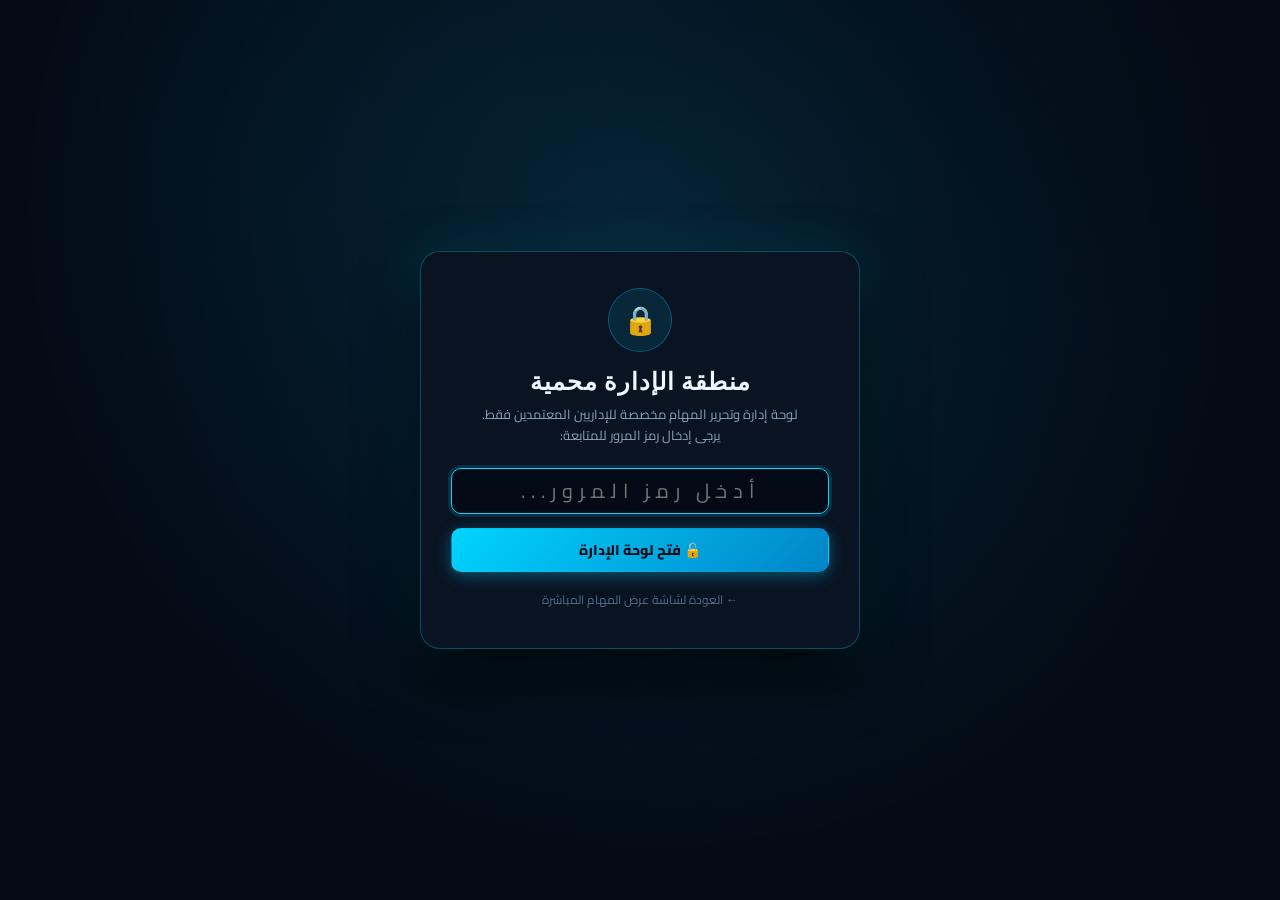
<file: web/mission-admin.html>
<!DOCTYPE html>
<html lang="ar" dir="rtl">
<head>
  <meta charset="UTF-8">
  <meta name="viewport" content="width=device-width, initial-scale=1.0">
  <title>MICROSCOPE MISSION — لوحة الإدارة الذكية</title>
  <meta name="description" content="لوحة إدارة مهام MICROSCOPE MISSION — نظام إدارة المهام وتتبع اللجان المتقدم">
  <link rel="stylesheet" href="mission.css">
  <style>
    #adminContent { display: none; }

    .page-header { padding: 32px 0 20px; text-align: center; }
    .page-header h2 {
      font-family: 'Rajdhani', sans-serif; font-size: 38px; font-weight: 700; letter-spacing: 2px;
      background: linear-gradient(90deg, var(--accent-cyan), var(--accent-teal), var(--accent-amber));
      -webkit-background-clip: text; -webkit-text-fill-color: transparent; background-clip: text; text-transform: uppercase;
    }
    .page-header p { color: var(--text-secondary); font-size: 14px; margin-top: 6px; }

    .links-panel {
      background: linear-gradient(135deg, rgba(0,212,255,0.06), rgba(0,180,160,0.04));
      border: 1px solid rgba(0,212,255,0.22); border-radius: var(--radius-lg); padding: 18px 22px; margin-bottom: 22px;
    }
    .links-panel h3 {
      color: var(--accent-cyan); font-size: 13px; font-weight: 700; margin-bottom: 12px;
      display: flex; align-items: center; gap: 8px; text-transform: uppercase; letter-spacing: 1px;
    }
    .link-row {
      display: flex; align-items: center; gap: 10px; background: rgba(9,20,38,0.65);
      border: 1px solid rgba(0,180,160,0.18); border-radius: 10px; padding: 10px 14px; margin-bottom: 8px; flex-wrap: wrap;
    }
    .link-row:last-child { margin-bottom: 0; }
    .link-label { font-size: 12px; font-weight: 700; color: var(--text-secondary); min-width: 110px; }
    .link-url { flex: 1; font-size: 12px; color: var(--accent-cyan); word-break: break-all; opacity: 0.9; }
    .link-copy {
      background: none; border: 1px solid rgba(0,212,255,0.25); color: var(--accent-cyan);
      padding: 4px 10px; border-radius: 6px; cursor: pointer; font-size: 11px;
      font-family: 'Cairo', sans-serif; transition: all 0.2s; white-space: nowrap;
      text-decoration: none; display: inline-flex; align-items: center; gap: 4px;
    }
    .link-copy:hover { background: rgba(0,212,255,0.12); border-color: var(--accent-cyan); }

    .stats-bar { display: flex; gap: 14px; margin-bottom: 22px; flex-wrap: wrap; }
    .stat-card {
      flex: 1; min-width: 130px; background: var(--bg-card); border: 1px solid var(--border-subtle);
      border-radius: var(--radius-md); padding: 18px 16px; text-align: center;
      position: relative; overflow: hidden; transition: all 0.3s ease;
    }
    .stat-card::before {
      content: ''; position: absolute; top: 0; left: 0; right: 0;
      height: 3px; border-radius: var(--radius-md) var(--radius-md) 0 0;
    }
    .stat-card.cyan::before  { background: linear-gradient(90deg, var(--accent-cyan), var(--accent-teal)); }
    .stat-card.amber::before { background: linear-gradient(90deg, var(--accent-amber), #f97316); }
    .stat-card.green::before { background: linear-gradient(90deg, var(--accent-green), #059669); }
    .stat-card.red::before   { background: linear-gradient(90deg, var(--accent-red), #dc2626); }
    .stat-card:hover { transform: translateY(-3px); box-shadow: 0 8px 24px rgba(0,0,0,0.3); }
    .stat-number { font-family: 'Rajdhani', sans-serif; font-size: 34px; font-weight: 700; color: var(--text-primary); line-height: 1; }
    .stat-label  { font-size: 11px; color: var(--text-secondary); margin-top: 4px; }

    .admin-toolbar {
      background: var(--bg-card); border: 1px solid var(--border-subtle); border-radius: var(--radius-lg);
      padding: 14px 20px; margin-bottom: 20px; display: flex; gap: 10px; align-items: center; flex-wrap: wrap;
    }
    .admin-toolbar h3 { font-family: 'Rajdhani', sans-serif; font-size: 18px; font-weight: 700; color: var(--text-primary); flex: 1; min-width: 80px; }

    /* View Mode Switcher */
    .view-switcher {
      display: flex; background: rgba(4,10,22,0.6); border: 1px solid var(--border-subtle);
      padding: 3px; border-radius: 8px; gap: 4px;
    }
    .v-btn {
      background: transparent; border: none; color: var(--text-secondary);
      padding: 5px 10px; border-radius: 6px; cursor: pointer; font-size: 12px; font-family: 'Cairo', sans-serif;
      font-weight: 600; display: inline-flex; align-items: center; gap: 4px; transition: all 0.2s;
    }
    .v-btn.active {
      background: linear-gradient(135deg, var(--accent-cyan), #0284c7);
      color: #040914; font-weight: 700;
    }

    /* Cards View */
    .tasks-grid { display: flex; flex-direction: column; gap: 16px; padding-bottom: 60px; }
    .task-admin-card {
      background: var(--bg-card); border: 1px solid var(--border-subtle); border-radius: var(--radius-lg);
      padding: 22px 24px 18px 28px; transition: all 0.3s ease; position: relative; overflow: hidden;
    }
    .task-admin-card::before {
      content: ''; position: absolute; left: 0; top: 0; bottom: 0;
      width: 4px; border-radius: var(--radius-lg) 0 0 var(--radius-lg);
    }
    .task-admin-card.status-inactive::before { background: var(--text-muted); }
    .task-admin-card.status-received::before { background: var(--accent-cyan);  box-shadow: 0 0 12px rgba(0,212,255,0.4); }
    .task-admin-card.status-progress::before { background: var(--accent-amber); box-shadow: 0 0 12px rgba(245,158,11,0.4); }
    .task-admin-card.status-done::before     { background: var(--accent-green); box-shadow: 0 0 12px rgba(16,185,129,0.4); }
    .task-admin-card:hover { border-color: rgba(0,212,255,0.25); box-shadow: 0 8px 28px rgba(0,0,0,0.35); transform: translateY(-2px); }

    .admin-task-header  { display: flex; align-items: flex-start; gap: 14px; margin-bottom: 10px; flex-wrap: wrap; }
    .admin-task-title   { font-size: 17px; font-weight: 700; color: var(--text-primary); flex: 1; line-height: 1.4; }
    .admin-task-meta    { color: var(--text-secondary); font-size: 13px; margin-bottom: 12px; line-height: 1.65; }
    .admin-task-badges  { display: flex; flex-wrap: wrap; gap: 7px; margin-bottom: 10px; }
    .admin-actions      { display: flex; gap: 8px; flex-wrap: wrap; align-items: center; padding-top: 12px; border-top: 1px solid rgba(0,180,160,0.12); margin-top: 4px; }

    .task-number {
      position: absolute; top: 14px; right: 14px; width: 28px; height: 28px;
      background: rgba(0,212,255,0.08); border: 1px solid rgba(0,212,255,0.14);
      border-radius: 50%; display: flex; align-items: center; justify-content: center;
      font-family: 'Rajdhani', sans-serif; font-size: 12px; font-weight: 700; color: var(--text-muted);
    }

    /* ── Special Feature: KANBAN BOARD MATRIX ── */
    #kanbanBoard {
      display: none; grid-template-columns: repeat(4, 1fr); gap: 16px;
      margin-bottom: 50px; overflow-x: auto; padding-bottom: 16px;
    }
    .kanban-col {
      background: rgba(8, 18, 34, 0.7); border: 1px solid var(--border-subtle);
      border-radius: var(--radius-lg); padding: 16px 14px; min-width: 270px;
      display: flex; flex-direction: column; gap: 12px; min-height: 480px;
    }
    .kanban-col-header {
      display: flex; align-items: center; justify-content: space-between;
      padding-bottom: 12px; border-bottom: 1px solid rgba(255,255,255,0.06);
    }
    .kanban-col-title {
      font-size: 13px; font-weight: 800; display: flex; align-items: center; gap: 6px;
    }
    .kanban-count {
      background: rgba(255,255,255,0.08); padding: 2px 8px; border-radius: 20px;
      font-size: 11px; font-weight: 700; color: var(--text-secondary);
    }
    .kanban-items { display: flex; flex-direction: column; gap: 10px; flex: 1; }
    .kanban-card {
      background: var(--bg-card); border: 1px solid rgba(255,255,255,0.08);
      border-radius: 12px; padding: 14px; transition: all 0.25s ease;
      box-shadow: 0 4px 14px rgba(0,0,0,0.3); display: flex; flex-direction: column; gap: 8px;
    }
    .kanban-card:hover {
      border-color: rgba(0,212,255,0.3); transform: translateY(-2px);
      box-shadow: 0 8px 24px rgba(0,0,0,0.4);
    }
    .kanban-card-title { font-size: 14px; font-weight: 700; line-height: 1.4; color: var(--text-primary); }
    .kanban-card-desc { font-size: 12px; color: var(--text-secondary); line-height: 1.5; max-height: 48px; overflow: hidden; }
    .kanban-card-foot {
      display: flex; align-items: center; justify-content: space-between; gap: 6px;
      margin-top: 6px; padding-top: 8px; border-top: 1px solid rgba(255,255,255,0.05);
    }

    /* Modal */
    .modal-overlay {
      position: fixed; inset: 0; background: rgba(0,0,0,0.78); backdrop-filter: blur(10px);
      z-index: 1000; display: flex; align-items: center; justify-content: center;
      opacity: 0; pointer-events: none; transition: opacity 0.3s ease;
    }
    .modal-overlay.open { opacity: 1; pointer-events: all; }
    .modal-box {
      background: #091322; border: 1px solid rgba(0,212,255,0.25);
      border-radius: var(--radius-xl); padding: 28px; width: 92%; max-width: 680px; max-height: 90vh; overflow-y: auto;
      transform: scale(0.93) translateY(16px); transition: transform 0.3s ease;
      box-shadow: 0 24px 64px rgba(0,0,0,0.7), 0 0 60px rgba(0,212,255,0.1);
    }
    .modal-overlay.open .modal-box { transform: scale(1) translateY(0); }
    .modal-header {
      display: flex; justify-content: space-between; align-items: center;
      margin-bottom: 20px; padding-bottom: 14px; border-bottom: 1px solid rgba(0,212,255,0.14);
    }
    .modal-title { font-family: 'Rajdhani', sans-serif; font-size: 21px; font-weight: 700; color: var(--text-primary); letter-spacing: 1px; }
    .modal-close {
      background: rgba(255,255,255,0.06); border: 1px solid rgba(255,255,255,0.08);
      color: var(--text-secondary); cursor: pointer; width: 34px; height: 34px;
      border-radius: 50%; display: flex; align-items: center; justify-content: center; font-size: 16px; transition: all 0.2s;
    }
    .modal-close:hover { background: rgba(239,68,68,0.2); color: var(--accent-red); }

    .form-section {
      background: rgba(13,31,53,0.7); border: 1px solid rgba(0,180,160,0.15);
      border-radius: var(--radius-lg); padding: 20px; margin-bottom: 16px;
    }
    .form-section-title {
      font-size: 13px; font-weight: 700; color: var(--accent-cyan); margin-bottom: 16px;
      display: flex; align-items: center; gap: 8px; padding-bottom: 8px; border-bottom: 1px solid rgba(0,212,255,0.12);
    }

    .confirm-actions { display: flex; gap: 12px; justify-content: center; }
    .empty-state { text-align: center; padding: 64px 24px; color: var(--text-muted); }
    .empty-state .empty-icon { font-size: 56px; margin-bottom: 14px; opacity: 0.35; }
    .empty-state h3 { font-size: 18px; color: var(--text-secondary); margin-bottom: 6px; }

    /* Telegram Dispatch Box */
    .tg-preview-box {
      background: rgba(2, 6, 14, 0.85); border: 1px solid rgba(0, 212, 255, 0.3);
      border-radius: 12px; padding: 16px; font-family: monospace; font-size: 12px;
      color: #7dd3fc; line-height: 1.6; white-space: pre-wrap; direction: ltr; text-align: left;
      margin-bottom: 16px; max-height: 240px; overflow-y: auto;
    }

    @media (max-width: 900px) {
      #kanbanBoard { grid-template-columns: repeat(2, 1fr); }
    }
    @media (max-width: 640px) {
      .stats-bar { gap: 10px; }
      .stat-card { padding: 14px 10px; min-width: 45%; }
      .stat-number { font-size: 26px; }
      .admin-toolbar { padding: 12px 14px; }
      .task-admin-card { padding: 18px 18px 14px 22px; }
      .modal-box { padding: 20px 16px; }
      #kanbanBoard { grid-template-columns: 1fr; }
    }
  </style>
</head>
<body>

<!-- AUTH GATE LOCK SCREEN -->
<div id="adminLockScreen" style="display:none;position:fixed;inset:0;background:radial-gradient(ellipse at 50% 25%, rgba(0,212,255,0.09) 0%, #040914 75%);z-index:99999;align-items:center;justify-content:center;padding:20px;">
  <div style="background:#091322;border:1px solid rgba(0,212,255,0.3);border-radius:20px;padding:36px 30px;max-width:440px;width:100%;text-align:center;box-shadow:0 24px 60px rgba(0,0,0,0.85),0 0 50px rgba(0,212,255,0.15);">
    <div style="width:64px;height:64px;border-radius:50%;background:rgba(0,212,255,0.1);border:1px solid rgba(0,212,255,0.3);display:flex;align-items:center;justify-content:center;font-size:28px;margin:0 auto 16px;">
      🔒
    </div>
    <h2 style="font-family:'Rajdhani',sans-serif;font-size:24px;font-weight:700;color:var(--text-primary);letter-spacing:1px;margin-bottom:6px;">منطقة الإدارة محمية</h2>
    <p style="color:var(--text-secondary);font-size:13px;line-height:1.6;margin-bottom:22px;">
      لوحة إدارة وتحرير المهام مخصصة للإداريين المعتمدين فقط.<br>يرجى إدخال رمز المرور للمتابعة:
    </p>
    <div class="form-group" style="margin-bottom:14px;">
      <input type="password" class="form-control" id="gatePassInput" placeholder="أدخل رمز المرور..." style="text-align:center;font-size:20px;letter-spacing:6px;height:46px;" autocomplete="off" onkeydown="if(event.key==='Enter') unlockAdminGate()">
      <div id="gatePassError" style="color:var(--accent-red);font-size:12px;margin-top:8px;display:none;font-weight:700;"></div>
    </div>
    <button type="button" class="btn btn-primary" onclick="unlockAdminGate()" style="width:100%;height:44px;font-size:14px;justify-content:center;margin-bottom:14px;">
      🔓 فتح لوحة الإدارة
    </button>
    <div>
      <a href="mission-view.html" style="color:var(--text-muted);font-size:12px;text-decoration:none;display:inline-flex;align-items:center;gap:6px;transition:color 0.2s;" onmouseover="this.style.color='#00d4ff'" onmouseout="this.style.color='var(--text-muted)'">
        ← العودة لشاشة عرض المهام المباشرة
      </a>
    </div>
  </div>
</div>

<div id="adminContent">
  <nav class="navbar">
    <div class="container">
      <div class="navbar-inner">
        <div class="brand">
          <div class="brand-icon">🔬</div>
          <div class="brand-text">
            <h1>MICROSCOPE MISSION</h1>
            <span>Admin Mission Control Center</span>
          </div>
        </div>
        <div class="navbar-actions">
          <span class="badge" style="background:linear-gradient(135deg,var(--accent-amber),#ea580c);color:#040914;font-weight:900">ADMIN CONTROL</span>
          <button type="button" class="btn btn-ghost btn-sm" onclick="switchViewMode('live')" style="border:1px solid rgba(16,185,129,0.35);color:#10b981;font-weight:700;display:inline-flex;align-items:center;gap:6px;">
            <span class="live-dot" style="width:7px;height:7px;"></span>
            المهام الشغالة (<span id="navLiveCount">0</span>)
          </button>
          <button type="button" class="btn btn-ghost btn-sm" onclick="openLivePreviewModal()">📱 معاينة الشاشة الحية</button>
          <button class="btn btn-ghost btn-sm" onclick="exportTasksReport()">📄 تقرير المهام</button>
          <a href="mission-view.html" target="_blank" class="btn btn-primary btn-sm">👁️ صفحة العرض المباشر</a>
          <button type="button" class="btn btn-danger btn-sm" onclick="lockAdminSession()" title="قفل لوحة الإدارة" style="padding:4px 10px;font-size:12px;">🔒 قفل اللوحة</button>
        </div>
      </div>
    </div>
  </nav>

  <main style="padding-top:12px">
    <div class="container">

      <div class="page-header">
        <h2>لوحة التحكم بالمهام</h2>
        <p>إدارة وتكليف ومتابعة إنجاز المهام للجان المختلفة عبر شاشات المتابعة وبوت التيليجرام</p>
      </div>

      <div class="links-panel">
        <h3>🔗 روابط سريعة للمنظومة</h3>
        <div class="link-row">
          <span class="link-label">📖 رابط عرض المهام</span>
          <span class="link-url" id="viewLink">—</span>
          <button class="link-copy" onclick="copyLink('viewLink')">📋 نسخ</button>
          <a id="viewLinkBtn" href="mission-view.html" target="_blank" class="link-copy">🔗 فتح</a>
        </div>
        <div class="link-row">
          <span class="link-label">⚙️ رابط الإدارة</span>
          <span class="link-url" id="adminLink">—</span>
          <button class="link-copy" onclick="copyLink('adminLink')">📋 نسخ</button>
          <a id="adminLinkBtn" href="mission-admin.html" target="_blank" class="link-copy">🔗 فتح</a>
        </div>
      </div>

      <div class="stats-bar">
        <div class="stat-card cyan"><div class="stat-number" id="statTotal">0</div><div class="stat-label">إجمالي المهام</div></div>
        <div class="stat-card amber" onclick="switchViewMode('live')" style="cursor:pointer;" title="اضغط لعرض المهام الشغالة حالياً في شاشة المهام">
          <div class="stat-number" id="statActive">0</div>
          <div class="stat-label">⚡ قيد التنفيذ (شغالة حالياً 👆)</div>
        </div>
        <div class="stat-card green"><div class="stat-number" id="statDone">0</div><div class="stat-label">مكتملة</div></div>
        <div class="stat-card red"><div class="stat-number" id="statInactive">0</div><div class="stat-label">غير مفعّلة</div></div>
      </div>

      <div class="admin-toolbar">
        <h3>📋 إدارة المهام</h3>
        <div class="view-switcher">
          <button class="v-btn active" id="btnViewList" onclick="switchViewMode('list')">📑 كل المهام</button>
          <button class="v-btn" id="btnViewKanban" onclick="switchViewMode('kanban')">📊 كانبان Board</button>
          <button class="v-btn" id="btnViewLive" onclick="switchViewMode('live')" style="position:relative;">
            <span class="live-dot" style="width:7px;height:7px;"></span>
            <span>🔴 المهام الشغالة حالياً</span>
            <span class="badge" id="liveModeCount" style="padding:1px 6px;font-size:10px;background:rgba(16,185,129,0.25);color:#10b981;margin-right:2px;">0</span>
          </button>
        </div>
        <div class="search-input-wrap" style="max-width:240px;flex:1;min-width:140px">
          <input type="text" class="form-control" id="adminSearch" placeholder="🔍 بحث في المهام..." oninput="adminFilter()" style="padding:7px 12px;font-size:12px;border-radius:20px">
        </div>
        <select class="form-control" id="categoryFilter" onchange="adminFilter()" style="max-width:175px;padding:7px 10px;font-size:12px">
          <option value="all">📂 كل الأقسام</option>
          <option value="timeline">📅 المراحل الزمنية</option>
          <option value="term2">🎯 خطة الترم الثاني</option>
          <option value="execution">⚡ آلية التنفيذ</option>
          <option value="improvement">💡 التطوير المؤسسي</option>
        </select>
        <select class="form-control" id="statusFilter" onchange="adminFilter()" style="max-width:160px;padding:7px 10px;font-size:12px">
          <option value="all">كل الحالات</option>
          <option value="live_active">🔴 الشغالة حالياً فقط</option>
          <option value="inactive">غير مفعّلة</option>
          <option value="received">استُلمت</option>
          <option value="progress">جاري</option>
          <option value="done">مكتملة</option>
        </select>
        <button class="btn btn-primary btn-sm" onclick="openAddModal()" style="white-space:nowrap">➕ مهمة جديدة</button>
        <button class="btn btn-ghost btn-sm" onclick="openSettings()" style="white-space:nowrap">⚙️ إعدادات</button>
      </div>

      <!-- VIEW 1: TASKS GRID -->
      <div class="tasks-grid" id="adminGrid"></div>

      <!-- VIEW 2: KANBAN BOARD (SPECIAL FEATURE) -->
      <div id="kanbanBoard">
        <div class="kanban-col">
          <div class="kanban-col-header">
            <span class="kanban-col-title" style="color:var(--text-muted)">⏸️ غير مفعّلة</span>
            <span class="kanban-count" id="kCount-inactive">0</span>
          </div>
          <div class="kanban-items" id="kCol-inactive"></div>
        </div>
        <div class="kanban-col">
          <div class="kanban-col-header">
            <span class="kanban-col-title" style="color:var(--accent-cyan)">📥 استُلمت</span>
            <span class="kanban-count" id="kCount-received">0</span>
          </div>
          <div class="kanban-items" id="kCol-received"></div>
        </div>
        <div class="kanban-col">
          <div class="kanban-col-header">
            <span class="kanban-col-title" style="color:var(--accent-amber)">⚡ قيد التنفيذ</span>
            <span class="kanban-count" id="kCount-progress">0</span>
          </div>
          <div class="kanban-items" id="kCol-progress"></div>
        </div>
        <div class="kanban-col">
          <div class="kanban-col-header">
            <span class="kanban-col-title" style="color:var(--accent-green)">✅ مكتملة</span>
            <span class="kanban-count" id="kCount-done">0</span>
          </div>
          <div class="kanban-items" id="kCol-done"></div>
        </div>
      </div>

      <!-- VIEW 3: LIVE ACTIVE MISSIONS (VIEW FROM MISSION PAGE) -->
      <div id="liveBoard" style="display:none; flex-direction:column; gap:16px; margin-bottom:50px;">
        <div style="background:linear-gradient(135deg, rgba(16,185,129,0.12), rgba(0,212,255,0.08)); border:1px solid rgba(16,185,129,0.3); border-radius:var(--radius-lg); padding:18px 22px; display:flex; justify-content:space-between; align-items:center; flex-wrap:wrap; gap:14px;">
          <div style="display:flex; align-items:center; gap:14px;">
            <div style="width:44px; height:44px; border-radius:50%; background:rgba(16,185,129,0.2); border:1px solid rgba(16,185,129,0.4); display:flex; align-items:center; justify-content:center; font-size:22px;">
              📡
            </div>
            <div>
              <div style="font-size:16px; font-weight:700; color:#fff; display:flex; align-items:center; gap:8px;">
                <span>المهام الشغالة حالياً في شاشة المهام</span>
                <span class="live-indicator"><span class="live-dot"></span> بث حي مباشر</span>
              </div>
              <p style="font-size:12px; color:var(--text-secondary); margin-top:3px;">
                هذه المهام هي المعروضة لحظياً لفرق العمل واللجان على الرابط المباشر العام
              </p>
            </div>
          </div>
          <div style="display:flex; gap:8px; align-items:center; flex-wrap:wrap;">
            <button type="button" class="btn btn-ghost btn-sm" onclick="renderAdmin()">🔄 تحديث اللحظي</button>
            <button type="button" class="btn btn-outline btn-sm" onclick="openLivePreviewModal()" style="border-color:rgba(0,212,255,0.4);color:var(--accent-cyan);">📱 نافذة المعاينة الحية</button>
            <a href="mission-view.html" target="_blank" class="btn btn-primary btn-sm">👁️ فتح صفحة المهام</a>
          </div>
        </div>

        <!-- Mini Live Stats Bar -->
        <div style="display:grid; grid-template-columns:repeat(auto-fit, minmax(180px, 1fr)); gap:12px;">
          <div style="background:rgba(9,20,38,0.7); border:1px solid rgba(0,212,255,0.2); border-radius:12px; padding:12px 16px; display:flex; align-items:center; justify-content:space-between;">
            <div>
              <div style="font-size:11px; color:var(--text-muted);">إجمالي المهام الشغالة</div>
              <div id="liveStatRunning" style="font-family:'Rajdhani',sans-serif; font-size:24px; font-weight:700; color:var(--accent-cyan);">0</div>
            </div>
            <div style="font-size:24px;">🚀</div>
          </div>
          <div style="background:rgba(9,20,38,0.7); border:1px solid rgba(245,158,11,0.2); border-radius:12px; padding:12px 16px; display:flex; align-items:center; justify-content:space-between;">
            <div>
              <div style="font-size:11px; color:var(--text-muted);">قيد التنفيذ (جاري العمل)</div>
              <div id="liveStatProgress" style="font-family:'Rajdhani',sans-serif; font-size:24px; font-weight:700; color:var(--accent-amber);">0</div>
            </div>
            <div style="font-size:24px;">⚡</div>
          </div>
          <div style="background:rgba(9,20,38,0.7); border:1px solid rgba(0,212,255,0.2); border-radius:12px; padding:12px 16px; display:flex; align-items:center; justify-content:space-between;">
            <div>
              <div style="font-size:11px; color:var(--text-muted);">تم الاستلام وبانتظار البدء</div>
              <div id="liveStatReceived" style="font-family:'Rajdhani',sans-serif; font-size:24px; font-weight:700; color:var(--accent-cyan);">0</div>
            </div>
            <div style="font-size:24px;">📥</div>
          </div>
          <div style="background:rgba(9,20,38,0.7); border:1px solid rgba(239,68,68,0.25); border-radius:12px; padding:12px 16px; display:flex; align-items:center; justify-content:space-between;">
            <div>
              <div style="font-size:11px; color:var(--text-muted);">مهام عاجلة وقصوى</div>
              <div id="liveStatHigh" style="font-family:'Rajdhani',sans-serif; font-size:24px; font-weight:700; color:var(--accent-red);">0</div>
            </div>
            <div style="font-size:24px;">🔴</div>
          </div>
        </div>

        <div id="liveTasksList" style="display:flex; flex-direction:column; gap:16px;"></div>
      </div>

    </div>
  </main>
</div>

<!-- ADD/EDIT MODAL -->
<div class="modal-overlay" id="taskModal">
  <div class="modal-box">
    <div class="modal-header">
      <div class="modal-title" id="modalTitle">إضافة مهمة</div>
      <button class="modal-close" onclick="closeModal()">✕</button>
    </div>
    <form id="taskForm" onsubmit="saveTask(event)">
      <input type="hidden" id="editingId">
      <div class="form-section">
        <div class="form-section-title">بيانات وتفاصيل التكليف</div>
        <div class="form-row single"><div class="form-group">
          <label><span class="required">*</span> عنوان المهمة</label>
          <input type="text" class="form-control" id="fTitle" placeholder="أدخل عنواناً واضحاً وموجزاً..." required>
        </div></div>
        <div class="form-row">
          <div class="form-group">
            <label><span class="required">*</span> القسم / التصنيف</label>
            <select class="form-control" id="fCategory">
              <option value="timeline">📅 الجدول الزمني والمراحل الرئيسية</option>
              <option value="term2">🎯 خطة الفصل الدراسي الثاني</option>
              <option value="execution">⚡ آلية التنفيذ والمتابعة</option>
              <option value="improvement">💡 مقترحات التطوير المؤسسي</option>
            </select>
          </div>
          <div class="form-group">
            <label>⏱️ الفترة الزمنية / المدى الزمني</label>
            <input type="text" class="form-control" id="fTimeframe" placeholder="مثال: من 10/12 إلى 10/21 أو حتى 11/5...">
          </div>
        </div>
        <div class="form-row single"><div class="form-group">
          <label><span class="required">*</span> محتوى ومطلوبات المهمة</label>
          <textarea class="form-control" id="fDesc" rows="3" placeholder="اكتب التفاصيل والمطلوبات بدقة..." required></textarea>
        </div></div>
        <div class="form-row single"><div class="form-group">
          <label>📋 خطوات العمل وتوجيهات التنفيذ (خطوة في كل سطر)</label>
          <textarea class="form-control" id="fSteps" rows="3" placeholder="اكتب كل خطوة عمل في سطر مستقل لتظهر كقائمة تحقق منظمة..."></textarea>
        </div></div>
        <div class="form-row">
          <div class="form-group">
            <div style="display:flex; justify-content:space-between; align-items:center; margin-bottom:4px;">
              <label style="margin:0;"><span class="required">*</span> اللجان المعنية</label>
              <span id="selectedCommitteesCount" style="font-size:11px;color:var(--accent-cyan);font-weight:700;"></span>
            </div>
            <div style="display:flex; gap:8px; align-items:center;">
              <div class="tags-input-wrapper" id="committeesWrapper" style="flex:1;" onclick="document.getElementById('committeeInput').focus()">
                <input type="text" class="tags-input" id="committeeInput" placeholder="اكتب اسم اللجنة واضغط Enter أو زر إضافة..." onkeydown="handleCommitteeKey(event)" onblur="commitCommitteeInput()">
              </div>
              <button type="button" class="btn btn-outline btn-sm" onclick="commitCommitteeInput()" style="height:42px;padding:0 12px;border-color:rgba(0,212,255,0.4);color:var(--accent-cyan);white-space:nowrap;display:flex;align-items:center;gap:4px;">
                ➕ إضافة
              </button>
            </div>
            <span style="font-size:11px;color:var(--text-muted);margin-top:2px;">💡 اضغط Enter أو زر إضافة، أو اختر مباشرة بضغطة واحدة من اللجان المقترحة:</span>
            <div class="committee-quick-chips" id="quickCommitteesList"></div>
          </div>
          <div class="form-group">
            <label>المسؤول / رئيس اللجنة</label>
            <input type="text" class="form-control" id="fHead" placeholder="اسم رئيس اللجنة أو المسؤول...">
          </div>
        </div>
        <div class="form-row">
          <div class="form-group">
            <label>مستوى الأولوية</label>
            <select class="form-control" id="fPriority">
              <option value="normal">عادية (Standard)</option>
              <option value="high">🔴 عاجلة وقصوى (High Priority)</option>
            </select>
          </div>
          <div class="form-group">
            <label>الحالة الابتدائية للتكليف</label>
            <select class="form-control" id="fActive">
              <option value="1">تفعيل فوري وبدء الاستلام</option>
              <option value="0">مسودة (غير مفعّلة حالياً)</option>
            </select>
          </div>
        </div>
        <div class="form-row single">
          <div class="form-group">
            <label>📅 موعد التسليم النهائي (Deadline)</label>
            <input type="date" class="form-control" id="fDueDate">
          </div>
        </div>
      </div>
      <div style="display:flex;gap:10px;justify-content:flex-end;margin-top:12px">
        <button type="button" class="btn btn-ghost btn-sm" onclick="closeModal()">إلغاء</button>
        <button type="submit" class="btn btn-primary btn-sm">💾 حفظ المهمة</button>
      </div>
    </form>
  </div>
</div>

<!-- TELEGRAM DISPATCH MODAL (SPECIAL FEATURE) -->
<div class="modal-overlay" id="tgModal">
  <div class="modal-box" style="max-width:540px">
    <div class="modal-header">
      <div class="modal-title">📢 إشعار تيليجرام للبوت واللجان</div>
      <button class="modal-close" onclick="closeTgModal()">✕</button>
    </div>
    <p style="color:var(--text-secondary);font-size:12px;margin-bottom:12px">
      تم تجهيز نص التكليف بصيغة Telegram Markdown المهيأة للنشر المباشر في قنوات ومجموعات اللجان:
    </p>
    <div class="tg-preview-box" id="tgTextPreview"></div>
    <div style="display:flex;gap:10px;justify-content:flex-end">
      <button class="btn btn-ghost btn-sm" onclick="closeTgModal()">إغلاق</button>
      <button class="btn btn-primary btn-sm" onclick="copyTgMessage()">📋 نسخ النص لتيليجرام</button>
    </div>
  </div>
</div>

<!-- SETTINGS MODAL -->
<div class="modal-overlay" id="settingsModal">
  <div class="modal-box" style="max-width:440px">
    <div class="modal-header">
      <div class="modal-title">إعدادات المنظومة</div>
      <button class="modal-close" onclick="closeSettings()">✕</button>
    </div>
    <div class="form-section">
      <div class="form-section-title">إدارة وتنظيف البيانات</div>
      <p style="color:var(--text-secondary);font-size:13px;margin-bottom:12px">حذف جميع المهام التي اكتمل تنفيذها من قاعدة البيانات</p>
      <button class="btn btn-danger btn-sm" onclick="clearDone()">🗑️ حذف المهام المكتملة</button>
    </div>
    <div class="form-section" style="margin-top:14px">
      <div class="form-section-title">استعادة ومزامنة الخطة الرسمية (15 مهمة)</div>
      <p style="color:var(--text-secondary);font-size:13px;margin-bottom:12px">استعادة وتحديث كافة مراحل ومهام الخطة الرسمية (المراحل، خطة الترم الثاني، آلية التنفيذ، والتطوير المؤسسي).</p>
      <button class="btn btn-primary btn-sm" onclick="syncOfficialPlan()">🔄 استعادة ومزامنة الخطة الرسمية</button>
    </div>
  </div>
</div>

<!-- DELETE MODAL -->
<div class="modal-overlay" id="deleteModal">
  <div class="modal-box" style="max-width:400px;text-align:center">
    <div style="font-size:46px;margin-bottom:12px">⚠️</div>
    <h3 style="font-size:19px;margin-bottom:8px;color:var(--text-primary)">حذف هذه المهمة نهائياً؟</h3>
    <p style="color:var(--text-secondary);margin-bottom:20px;font-size:13px;line-height:1.6">
      لا يمكن التراجع عن هذا الإجراء وسيتم شطب المهمة وسجل تتبعها بالكامل.
    </p>
    <div class="confirm-actions">
      <button class="btn btn-ghost btn-sm" onclick="closeDeleteModal()">إلغاء</button>
      <button class="btn btn-danger btn-sm" onclick="confirmDelete()">🗑️ نعم، احذف</button>
    </div>
  </div>
</div>

<!-- LIVE PREVIEW MODAL -->
<div class="modal-overlay" id="livePreviewModal">
  <div class="modal-box" style="max-width:960px; width:95%; height:88vh; display:flex; flex-direction:column; padding:20px;">
    <div class="modal-header" style="margin-bottom:12px; padding-bottom:12px;">
      <div style="display:flex; align-items:center; gap:10px;">
        <div class="live-indicator"><span class="live-dot"></span> بث مباشر</div>
        <div class="modal-title" style="font-size:18px;">معاينة شاشة المهام المباشرة (Live Tasks Screen)</div>
      </div>
      <div style="display:flex; align-items:center; gap:8px;">
        <a href="mission-view.html" target="_blank" class="btn btn-outline btn-sm" style="font-size:11px; padding:4px 10px;">🔗 فتح في نافذة مستقلة</a>
        <button class="modal-close" onclick="closeLivePreviewModal()">✕</button>
      </div>
    </div>
    <div style="flex:1; border-radius:12px; overflow:hidden; border:1px solid rgba(0,212,255,0.25); background:#040914;">
      <iframe id="livePreviewFrame" src="" style="width:100%; height:100%; border:none;" title="Live Mission Screen Preview"></iframe>
    </div>
  </div>
</div>

<div class="toast-container" id="toastContainer"></div>

<!-- Shared Data Script -->
<script src="mission-data.js"></script>

<script>
let currentViewMode = 'list'; // 'list' | 'kanban'
let committees = [];
let pendingDeleteId = null;
let currentTgText = '';
let adminSearchQuery = '';
let adminStatusFilter = 'all';

function setLinks() {
  const b = window.location.href.replace(/[^\/]*$/, '');
  const vl = document.getElementById('viewLink'), vlb = document.getElementById('viewLinkBtn');
  const al = document.getElementById('adminLink'), alb = document.getElementById('adminLinkBtn');
  if (vl) vl.textContent = b + 'mission-view.html';
  if (vlb) vlb.href = b + 'mission-view.html';
  if (al) al.textContent = b + 'mission-admin.html';
  if (alb) alb.href = b + 'mission-admin.html';
}

function copyLink(id) {
  const text = document.getElementById(id).textContent;
  navigator.clipboard.writeText(text).then(() => showToast('تم نسخ الرابط بنجاح!', 'success'));
}

// ── View Mode Switcher ──
function switchViewMode(mode) {
  currentViewMode = mode; // 'list' | 'kanban' | 'live'
  document.getElementById('btnViewList').classList.toggle('active', mode === 'list');
  document.getElementById('btnViewKanban').classList.toggle('active', mode === 'kanban');
  const btnLive = document.getElementById('btnViewLive');
  if (btnLive) btnLive.classList.toggle('active', mode === 'live');

  document.getElementById('adminGrid').style.display = mode === 'list' ? 'flex' : 'none';
  document.getElementById('kanbanBoard').style.display = mode === 'kanban' ? 'grid' : 'none';
  const liveBoard = document.getElementById('liveBoard');
  if (liveBoard) liveBoard.style.display = mode === 'live' ? 'flex' : 'none';

  renderAdmin();
}

// ── Preset Committees for Quick Selection ──
const PRESET_COMMITTEES = [
  'HR',
  'PR',
  'PM',
  'Scientific',
  'Social Media',
  'Charity',
  'IT & Tech',
  'Logistics',
  'جميع اللجان'
];

// ── Tags Management & Auto-Commit ──
function commitCommitteeInput() {
  const inp = document.getElementById('committeeInput');
  if (!inp) return false;
  const raw = inp.value.trim();
  if (!raw) return false;

  const items = raw.split(/[,،\n]+/).map(s => s.trim()).filter(Boolean);
  let added = false;
  items.forEach(item => {
    if (item && !committees.includes(item)) {
      committees.push(item);
      added = true;
    }
  });

  inp.value = '';
  renderTags();
  return added;
}

function handleCommitteeKey(e) {
  if (e.key === 'Enter' || e.keyCode === 13 || e.key === ',' || e.key === '،' || e.key === 'Tab') {
    e.preventDefault();
    commitCommitteeInput();
  }
}

// التوافقية مع أي استدعاء
function addCommittee(e) {
  handleCommitteeKey(e);
}

function toggleCommitteeChip(name) {
  if (committees.includes(name)) {
    removeCommittee(name);
  } else {
    committees.push(name);
    renderTags();
  }
}

function removeCommittee(n) {
  committees = committees.filter(c => c !== n);
  renderTags();
}

function renderQuickChips() {
  const box = document.getElementById('quickCommitteesList');
  if (!box) return;
  box.innerHTML = PRESET_COMMITTEES.map(name => {
    const isSel = committees.includes(name);
    return `<button type="button" class="committee-chip-btn ${isSel ? 'active' : ''}" onclick="toggleCommitteeChip('${name}')">
      ${isSel ? '✓' : '+'} ${name}
    </button>`;
  }).join('');
}

function renderTags() {
  const w = document.getElementById('committeesWrapper');
  const inp = document.getElementById('committeeInput');
  if (!w || !inp) return;
  w.querySelectorAll('.tag-item').forEach(t => t.remove());
  committees.forEach(c => {
    const t = document.createElement('div');
    t.className = 'tag-item';
    t.innerHTML = `<span>${c}</span><button class="tag-remove" type="button" onclick="removeCommittee('${c.replace(/'/g, "\\'")}')" title="حذف">✕</button>`;
    w.insertBefore(t, inp);
  });

  renderQuickChips();

  const countBadge = document.getElementById('selectedCommitteesCount');
  if (countBadge) {
    countBadge.textContent = committees.length ? `(${committees.length} محددة)` : '';
  }
}

// ── Modals Management ──
function openAddModal() {
  committees = [];
  const inp = document.getElementById('committeeInput');
  if (inp) inp.value = '';
  renderTags();
  document.getElementById('taskForm').reset();
  document.getElementById('editingId').value = '';
  if (document.getElementById('fCategory')) document.getElementById('fCategory').value = 'timeline';
  if (document.getElementById('fTimeframe')) document.getElementById('fTimeframe').value = '';
  if (document.getElementById('fSteps')) document.getElementById('fSteps').value = '';
  document.getElementById('fDueDate').value = '';
  document.getElementById('modalTitle').textContent = '➕ إضافة مهمة جديدة';
  document.getElementById('taskModal').classList.add('open');
}

function openEditModal(id) {
  const t = getTask(id);
  if (!t) return;
  committees = [...(t.committees || [])];
  const inp = document.getElementById('committeeInput');
  if (inp) inp.value = '';
  renderTags();
  document.getElementById('editingId').value = id;
  document.getElementById('fTitle').value = t.title;
  if (document.getElementById('fCategory')) document.getElementById('fCategory').value = t.category || 'timeline';
  if (document.getElementById('fTimeframe')) document.getElementById('fTimeframe').value = t.timeframe || '';
  document.getElementById('fDesc').value = t.description;
  if (document.getElementById('fSteps')) document.getElementById('fSteps').value = (t.steps || []).join('\n');
  document.getElementById('fHead').value = t.headName || '';
  document.getElementById('fPriority').value = t.priority || 'normal';
  document.getElementById('fActive').value = t.isActive ? '1' : '0';
  document.getElementById('fDueDate').value = t.dueDate || '';
  document.getElementById('modalTitle').textContent = '✏️ تعديل بيانات المهمة';
  document.getElementById('taskModal').classList.add('open');
}

function closeModal() {
  document.getElementById('taskModal').classList.remove('open');
}

function saveTask(e) {
  e.preventDefault();
  
  // خطوة أساسية: تثبيت أي نص مكتوب في حقل اللجنة حالياً قبل التحقق
  commitCommitteeInput();

  if (!committees.length) {
    showToast('يرجى إضافة أو اختيار لجنة واحدة على الأقل 🏛', 'error');
    const w = document.getElementById('committeesWrapper');
    if (w) {
      w.style.borderColor = 'var(--accent-red)';
      setTimeout(() => { w.style.borderColor = ''; }, 2500);
    }
    const inp = document.getElementById('committeeInput');
    if (inp) inp.focus();
    return;
  }

  const stepsRaw = document.getElementById('fSteps') ? document.getElementById('fSteps').value : '';
  const steps = stepsRaw.split('\n').map(s => s.trim()).filter(Boolean);

  const data = {
    title: document.getElementById('fTitle').value.trim(),
    category: document.getElementById('fCategory') ? document.getElementById('fCategory').value : 'timeline',
    timeframe: document.getElementById('fTimeframe') ? document.getElementById('fTimeframe').value.trim() : '',
    description: document.getElementById('fDesc').value.trim(),
    steps: steps,
    committees: [...committees],
    headName: document.getElementById('fHead').value.trim(),
    priority: document.getElementById('fPriority').value,
    dueDate: document.getElementById('fDueDate').value
  };
  const id = document.getElementById('editingId').value;
  const isAct = document.getElementById('fActive').value === '1';

  if (id) {
    updateTask(id, data);
    toggleActive(id, isAct);
    showToast('تم تحديث المهمة بنجاح ✅', 'success');
  } else {
    data.isActive = isAct;
    createTask(data);
    showToast('تم إنشاء المهمة بنجاح 🚀', 'success');
  }
  closeModal();
  renderAdmin();
}

function openDeleteModal(id) {
  pendingDeleteId = id;
  document.getElementById('deleteModal').classList.add('open');
}
function closeDeleteModal() {
  pendingDeleteId = null;
  document.getElementById('deleteModal').classList.remove('open');
}
function confirmDelete() {
  if (pendingDeleteId) {
    deleteTask(pendingDeleteId);
    showToast('تم حذف المهمة نهائياً', 'info');
    renderAdmin();
    closeDeleteModal();
  }
}

function toggleTaskActive(id, val) {
  toggleActive(id, val);
  renderAdmin();
  showToast(val ? '🟢 تم تفعيل المهمة' : '⏸️ تم إيقاف المهمة', val ? 'success' : 'info');
}

function advanceTaskStatus(id) {
  const t = getTask(id);
  if (!t) return;
  if (!t.isActive) {
    showToast('فعّل المهمة أولاً قبل تقدم الحالة', 'warning');
    return;
  }
  if (t.status === 'done') {
    showToast('المهمة مكتملة بالفعل', 'info');
    return;
  }
  const updated = advanceStatus(id);
  renderAdmin();
  if (updated) {
    showToast(`تم التحديث: ${STATUSES[updated.status].label} ${STATUSES[updated.status].icon}`, 'success');
  }
}

function openSettings() { document.getElementById('settingsModal').classList.add('open'); }
function closeSettings() { document.getElementById('settingsModal').classList.remove('open'); }
function clearDone() {
  saveTasks(loadTasks().filter(t => t.status !== 'done'));
  showToast('تم تنظيف المهام المكتملة', 'info');
  renderAdmin();
  closeSettings();
}
function syncOfficialPlan() {
  seedDemo(true);
  showToast('تمت استعادة ومزامنة كافة مهام الخطة الرسمية (15 مهمة) بنجاح ✅', 'success');
  renderAdmin();
  closeSettings();
}
function resetDemoTasks() {
  syncOfficialPlan();
}

// ── Special Feature: Telegram Dispatcher Modal ──
function openTelegramDispatcher(id) {
  const t = getTask(id);
  if (!t) return;
  const catLabel = CATEGORIES[t.category]?.label || 'عام';
  const timeframeStr = t.timeframe ? `⏱️ *الفترة الزمنية:* ${t.timeframe}\n` : '';
  const committeesStr = (t.committees || []).map(c => `#${c.replace(/\s+/g, '_')}`).join(' ');
  const priorityStr = t.priority === 'high' ? '🔴 *عاجل وقصوى*' : '🔵 *عادية*';
  const statusStr = STATUSES[t.status] ? `${STATUSES[t.status].icon} ${STATUSES[t.status].label}` : '';
  const dueStr = t.dueDate ? `📅 *الموعد النهائي:* ${t.dueDate}` : '';
  const stepsStr = Array.isArray(t.steps) && t.steps.length
    ? `\n📋 *خطوات العمل والمطلوبات:*\n` + t.steps.map((s, idx) => `  ${idx + 1}. ${s}`).join('\n') + `\n`
    : '';

  currentTgText = `🔬 *تكليف رسمي — MICROSCOPE TEAM*\n`
    + `━━━━━━━━━━━━━━━━━━━━━\n`
    + `📂 *القسم / التصنيف:* ${catLabel}\n`
    + `📌 *المهمة:* ${t.title}\n`
    + (timeframeStr ? timeframeStr : '')
    + `🏛 *اللجان المعنية:* ${committeesStr}\n`
    + (t.headName ? `👤 *المسؤول:* ${t.headName}\n` : '')
    + `⚡ *الأولوية:* ${priorityStr}\n`
    + `📊 *الحالة الحالية:* ${statusStr}\n`
    + (dueStr ? `${dueStr}\n` : '')
    + `━━━━━━━━━━━━━━━━━━━━━\n`
    + `📝 *تفاصيل ومحتوى التكليف:*\n${t.description}\n`
    + stepsStr
    + `\n🔗 *تابع التحديثات عبر لوحة المهام المباشرة:* [رابط المتابعة](${window.location.origin}/web/mission-view.html)`;

  document.getElementById('tgTextPreview').textContent = currentTgText;
  document.getElementById('tgModal').classList.add('open');
}
function closeTgModal() {
  document.getElementById('tgModal').classList.remove('open');
}
function copyTgMessage() {
  navigator.clipboard.writeText(currentTgText).then(() => {
    showToast('تم نسخ نص التكليف لتيليجرام بنجاح! 🚀', 'success');
    closeTgModal();
  });
}

// ── Special Feature: Export Tasks Report ──
function exportTasksReport() {
  const tasks = loadTasks();
  if (!tasks.length) {
    showToast('لا توجد مهام لتصديرها', 'warning');
    return;
  }
  const printWindow = window.open('', '_blank');
  const rows = tasks.map((t, i) => {
    const catLabel = CATEGORIES[t.category]?.shortLabel || 'عام';
    const stepsList = Array.isArray(t.steps) && t.steps.length
      ? `<ol style="margin:4px 0 0 16px;padding:0">${t.steps.map(s => `<li>${s}</li>`).join('')}</ol>`
      : '';
    return `
    <tr>
      <td>${i + 1}</td>
      <td><strong>${t.title}</strong><br><small style="color:#555">${t.description}</small>${stepsList}</td>
      <td>${catLabel}</td>
      <td>${t.timeframe || '—'}</td>
      <td>${(t.committees || []).join(', ')}</td>
      <td>${t.headName || '—'}</td>
      <td>${t.priority === 'high' ? 'عالية' : 'عادية'}</td>
      <td>${STATUSES[t.status]?.label || t.status}</td>
      <td>${t.dueDate || '—'}</td>
    </tr>
  `}).join('');

  printWindow.document.write(`
    <html dir="rtl">
    <head>
      <title>تقرير مهام MICROSCOPE MISSION</title>
      <style>
        body { font-family: Cairo, Tahoma, sans-serif; padding: 30px; direction: rtl; }
        h1 { color: #0f172a; border-bottom: 2px solid #0284c7; padding-bottom: 10px; }
        table { width: 100%; border-collapse: collapse; margin-top: 20px; }
        th, td { border: 1px solid #cbd5e1; padding: 10px; text-align: right; font-size: 13px; }
        th { background: #f1f5f9; }
      </style>
    </head>
    <body>
      <h1>🔬 تقرير مهام وتكليفات Microscope Mission</h1>
      <p>تاريخ استخراج التقرير: ${new Date().toLocaleDateString('ar-EG')}</p>
      <table>
        <thead>
          <tr>
            <th>#</th>
            <th>المهمة والتفاصيل</th>
            <th>القسم</th>
            <th>الفترة</th>
            <th>اللجان</th>
            <th>المسؤول</th>
            <th>الأولوية</th>
            <th>الحالة</th>
            <th>الموعد</th>
          </tr>
        </thead>
        <tbody>${rows}</tbody>
      </table>
    </body>
    </html>
  `);
  printWindow.document.close();
  printWindow.focus();
  setTimeout(() => { printWindow.print(); }, 500);
}

// ── Filtering ──
let adminCategoryFilter = 'all';
function adminFilter() {
  adminSearchQuery = document.getElementById('adminSearch').value.toLowerCase().trim();
  adminCategoryFilter = document.getElementById('categoryFilter') ? document.getElementById('categoryFilter').value : 'all';
  adminStatusFilter = document.getElementById('statusFilter').value;
  renderAdmin();
}

// ── Render ──
function renderAdmin() {
  let allTasks = loadTasks();

  // Update Stats
  document.getElementById('statTotal').textContent = allTasks.length;
  document.getElementById('statActive').textContent = allTasks.filter(t => t.isActive && t.status !== 'done').length;
  document.getElementById('statDone').textContent = allTasks.filter(t => t.status === 'done').length;
  document.getElementById('statInactive').textContent = allTasks.filter(t => !t.isActive).length;

  const liveTasksCount = allTasks.filter(t => t.isActive && t.status !== 'done').length;
  const navLiveEl = document.getElementById('navLiveCount');
  if (navLiveEl) navLiveEl.textContent = liveTasksCount;
  const modeLiveEl = document.getElementById('liveModeCount');
  if (modeLiveEl) modeLiveEl.textContent = liveTasksCount;

  let filtered = [...allTasks];

  // Category Filter
  if (adminCategoryFilter && adminCategoryFilter !== 'all') {
    filtered = filtered.filter(t => (t.category || 'timeline') === adminCategoryFilter);
  }

  // Status Filter
  if (adminStatusFilter === 'live_active') {
    filtered = filtered.filter(t => t.isActive && t.status !== 'done');
  } else if (adminStatusFilter !== 'all') {
    filtered = filtered.filter(t => t.status === adminStatusFilter);
  }

  if (adminSearchQuery) {
    filtered = filtered.filter(t =>
      t.title.toLowerCase().includes(adminSearchQuery) ||
      t.description.toLowerCase().includes(adminSearchQuery) ||
      (t.headName || '').toLowerCase().includes(adminSearchQuery) ||
      (t.timeframe || '').toLowerCase().includes(adminSearchQuery) ||
      (t.committees || []).some(c => c.toLowerCase().includes(adminSearchQuery)) ||
      (t.steps || []).some(s => s.toLowerCase().includes(adminSearchQuery))
    );
  }

  // 1. Render List Grid
  const grid = document.getElementById('adminGrid');
  if (!filtered.length) {
    grid.innerHTML = '<div class="empty-state"><div class="empty-icon">📋</div><h3>لا توجد مهام تطابق البحث</h3><p>ابدأ بإضافة مهمة جديدة أو تغيير معايير التصفية</p></div>';
  } else {
    const ord = ['inactive', 'received', 'progress', 'done'];
    grid.innerHTML = filtered.map((task, i) => {
      const curIdx = ord.indexOf(task.status);
      const canAdv = task.isActive && curIdx < ord.length - 1;
      const nextS = canAdv ? STATUSES[ord[curIdx + 1]] : null;
      const nextBtn = nextS ? `<button class="btn btn-sm ${nextS.cls === 'done' ? 'btn-green' : 'btn-amber'}" onclick="advanceTaskStatus('${task.id}')">${nextS.icon} نقل إلى ${nextS.label}</button>` : '';
      const catBadge = renderCategoryBadge(task.category);
      const tfBadge = task.timeframe ? `<span class="badge-timeframe">⏱️ ${task.timeframe}</span>` : '';
      const badges = (task.committees || []).map(c => `<span class="badge badge-committee">🏛 ${c}</span>`).join('');
      const dueBadge = task.dueDate ? `<span class="badge" style="background:rgba(245,158,11,0.12);color:var(--accent-amber);border:1px solid rgba(245,158,11,0.3)">📅 تسليم: ${task.dueDate}</span>` : '';
      const stepsHtml = renderStepsList(task.steps);

      return `
        <div class="task-admin-card status-${task.status}" id="acard-${task.id}">
          <div class="task-number">${i + 1}</div>
          <div class="admin-task-header">
            <div class="admin-task-title">${task.title}</div>
            <div>${renderBadgeStatus(task.status)}</div>
          </div>
          <div class="admin-task-badges">
            ${catBadge}
            ${tfBadge}
            ${badges}
            ${task.headName ? `<span class="badge badge-head">👤 ${task.headName}</span>` : ''}
            ${task.priority === 'high' ? '<span class="badge" style="background:rgba(239,68,68,0.15);color:var(--accent-red);border:1px solid rgba(239,68,68,0.3)">🔴 أولوية عالية</span>' : ''}
            ${dueBadge}
          </div>
          <div class="admin-task-meta">${task.description}</div>
          ${stepsHtml}
          ${task.isActive ? `<div class="task-timeline" style="margin:10px 0 6px">${renderTimeline(task)}</div>` : ''}
          <div class="admin-actions">
            <label class="toggle-wrap">
              <span class="toggle-label">${task.isActive ? '🟢 مفعّلة' : '⏸️ موقوفة'}</span>
              <label class="toggle-switch">
                <input type="checkbox" ${task.isActive ? 'checked' : ''} onchange="toggleTaskActive('${task.id}', this.checked)">
                <div class="toggle-track"></div>
              </label>
            </label>
            ${nextBtn}
            <button class="btn btn-ghost btn-sm" onclick="openTelegramDispatcher('${task.id}')" title="تجهيز إشعار تيليجرام">📢 تيليجرام</button>
            <div style="margin-right:auto;display:flex;gap:8px">
              <button class="btn btn-ghost btn-sm" onclick="openEditModal('${task.id}')">✏️ تعديل</button>
              <button class="btn btn-danger btn-sm" onclick="openDeleteModal('${task.id}')">🗑️</button>
            </div>
          </div>
          <div style="margin-top:10px;font-size:11px;color:var(--text-muted);display:flex;gap:14px;flex-wrap:wrap">
            <span>📅 أُنشئت: ${formatDate(task.createdAt)}</span>
            ${task.timeline?.received ? `<span>📥 استُلمت: ${formatDate(task.timeline.received)}</span>` : ''}
            ${task.timeline?.progress ? `<span>⚡ بدأت: ${formatDate(task.timeline.progress)}</span>` : ''}
            ${task.timeline?.done ? `<span>✅ اكتملت: ${formatDate(task.timeline.done)}</span>` : ''}
          </div>
        </div>
      `;
    }).join('');
  }

  // 2. Render Kanban Board
  const cols = { inactive: [], received: [], progress: [], done: [] };
  filtered.forEach(t => {
    if (cols[t.status]) cols[t.status].push(t);
  });

  Object.keys(cols).forEach(k => {
    const colEl = document.getElementById('kCol-' + k);
    const countEl = document.getElementById('kCount-' + k);
    if (countEl) countEl.textContent = cols[k].length;
    if (!colEl) return;

    if (!cols[k].length) {
      colEl.innerHTML = '<div style="text-align:center;padding:30px 10px;color:var(--text-muted);font-size:12px">لا توجد مهام</div>';
      return;
    }

    colEl.innerHTML = cols[k].map(task => {
      const catBadge = renderCategoryBadge(task.category);
      const stepsCount = Array.isArray(task.steps) && task.steps.length
        ? `<span class="badge" style="font-size:10px;padding:2px 6px;background:rgba(0,212,255,0.1);color:var(--accent-cyan);border:1px solid rgba(0,212,255,0.25);">📋 ${task.steps.length} خطوات</span>`
        : '';

      return `
        <div class="kanban-card" id="kcard-${task.id}">
          <div style="display:flex;justify-content:space-between;align-items:flex-start">
            <div class="kanban-card-title">${task.title}</div>
            ${task.priority === 'high' ? '<span style="font-size:11px;color:var(--accent-red)">🔴</span>' : ''}
          </div>
          <div style="margin:4px 0 6px">${catBadge}</div>
          <div class="kanban-card-desc">${task.description}</div>
          <div style="display:flex;flex-wrap:wrap;gap:4px">
            ${(task.committees || []).map(c => `<span class="badge badge-committee" style="font-size:10px;padding:2px 6px">🏛 ${c}</span>`).join('')}
            ${stepsCount}
          </div>
          <div class="kanban-card-foot">
            <button class="btn btn-ghost btn-sm" style="padding:3px 8px;font-size:11px" onclick="openEditModal('${task.id}')">✏️</button>
            <button class="btn btn-ghost btn-sm" style="padding:3px 8px;font-size:11px" onclick="openTelegramDispatcher('${task.id}')">📢</button>
            ${task.status !== 'done' && task.isActive ? `<button class="btn btn-primary btn-sm" style="padding:3px 8px;font-size:11px" onclick="advanceTaskStatus('${task.id}')">تقدم ➡️</button>` : ''}
          </div>
        </div>
      `;
    }).join('');
  });

  // 3. Render Live Active Board (Live Tasks from Mission Page)
  renderLiveTasks(allTasks);
}

// ── Render Live Tasks (Real-Time replica of mission-view page) ──
function renderLiveTasks(allTasks) {
  const container = document.getElementById('liveTasksList');
  if (!container) return;

  // Filter tasks that are actively displayed on the live missions board (mission-view.html)
  let liveTasks = allTasks.filter(t => t.isActive && t.status !== 'done');

  if (adminCategoryFilter && adminCategoryFilter !== 'all') {
    liveTasks = liveTasks.filter(t => (t.category || 'timeline') === adminCategoryFilter);
  }

  if (adminSearchQuery) {
    liveTasks = liveTasks.filter(t =>
      t.title.toLowerCase().includes(adminSearchQuery) ||
      t.description.toLowerCase().includes(adminSearchQuery) ||
      (t.headName || '').toLowerCase().includes(adminSearchQuery) ||
      (t.timeframe || '').toLowerCase().includes(adminSearchQuery) ||
      (t.committees || []).some(c => c.toLowerCase().includes(adminSearchQuery)) ||
      (t.steps || []).some(s => s.toLowerCase().includes(adminSearchQuery))
    );
  }

  // Update live mini stats
  const rCount = liveTasks.filter(t => t.status === 'received').length;
  const pCount = liveTasks.filter(t => t.status === 'progress').length;
  const hCount = liveTasks.filter(t => t.priority === 'high').length;

  const elRun = document.getElementById('liveStatRunning');
  const elProg = document.getElementById('liveStatProgress');
  const elRecv = document.getElementById('liveStatReceived');
  const elHigh = document.getElementById('liveStatHigh');
  if (elRun) elRun.textContent = liveTasks.length;
  if (elProg) elProg.textContent = pCount;
  if (elRecv) elRecv.textContent = rCount;
  if (elHigh) elHigh.textContent = hCount;

  if (liveTasks.length === 0) {
    container.innerHTML = `
      <div class="empty-state" style="padding:46px 20px; text-align:center; background:rgba(9,20,38,0.5); border:1px dashed rgba(0,212,255,0.25); border-radius:var(--radius-lg);">
        <div style="font-size:44px; margin-bottom:10px;">🏖️</div>
        <h3 style="font-size:18px; color:var(--text-primary); margin-bottom:6px;">لا توجد مهام شغالة حالياً في شاشة المهام</h3>
        <p style="color:var(--text-secondary); font-size:13px; max-width:440px; margin:0 auto 16px; line-height:1.6;">
          جميع المهام الحالية إما تم اكتمالها أو في وضع المسودة / الإيقاف. يمكنك إنشاء مهمة جديدة وتفعيلها لتظهر فوراً في شاشة المهام.
        </p>
        <button class="btn btn-primary btn-sm" onclick="openAddModal()">➕ إنشاء مهمة وتفعيلها فوراً</button>
      </div>`;
    return;
  }

  const ord = ['inactive', 'received', 'progress', 'done'];

  container.innerHTML = liveTasks.map((task, i) => {
    const curIdx = ord.indexOf(task.status);
    const canAdv = task.isActive && curIdx < ord.length - 1;
    const nextS = canAdv ? STATUSES[ord[curIdx + 1]] : null;
    const nextBtn = nextS
      ? `<button class="btn btn-sm ${nextS.cls === 'done' ? 'btn-green' : 'btn-amber'}" onclick="advanceTaskStatus('${task.id}')">${nextS.icon} نقل إلى: ${nextS.label}</button>`
      : '';

    const catBadge = renderCategoryBadge(task.category);
    const tfBadge = task.timeframe ? `<span class="badge-timeframe">⏱️ ${task.timeframe}</span>` : '';
    const committees = (task.committees || []).map(c => `<span class="badge badge-committee">🏛 ${c}</span>`).join('');
    const priorityHtml = task.priority === 'high'
      ? `<span class="priority-high">🔴 أولوية عاجلة وقصوى</span>`
      : `<span class="priority-normal">🔵 أولوية عادية</span>`;
    const stepsHtml = renderStepsList(task.steps);

    let dueHtml = '';
    if (task.dueDate) {
      const today = new Date().toISOString().split('T')[0];
      let dueBadgeStyle = 'background:rgba(245,158,11,0.12);color:var(--accent-amber);border:1px solid rgba(245,158,11,0.3)';
      let dueNote = '';
      if (task.dueDate < today) {
        dueBadgeStyle = 'background:rgba(239,68,68,0.18);color:var(--accent-red);border:1px solid rgba(239,68,68,0.4)';
        dueNote = ' ⚠️ متأخرة عن الموعد!';
      } else if (task.dueDate === today) {
        dueBadgeStyle = 'background:rgba(245,158,11,0.25);color:var(--accent-amber);border:1px solid rgba(245,158,11,0.5);font-weight:700';
        dueNote = ' ⏰ موعد التسليم اليوم!';
      }
      dueHtml = `<span class="badge" style="${dueBadgeStyle}">📅 تسليم: ${task.dueDate}${dueNote}</span>`;
    }

    return `
      <div class="live-card status-${task.status}" id="live-card-${task.id}">
        <div class="task-number" title="ترتيب المهمة">${i + 1}</div>
        
        <div style="display:flex; justify-content:space-between; align-items:flex-start; gap:12px; flex-wrap:wrap; margin-bottom:10px;">
          <div style="flex:1; min-width:260px;">
            <div style="display:flex; align-items:center; gap:8px; margin-bottom:6px;">
              <span class="live-dot" style="width:7px; height:7px;"></span>
              <h4 style="font-size:17px; font-weight:700; color:var(--text-primary); margin:0;">${task.title}</h4>
            </div>
            <div style="display:flex; flex-wrap:wrap; gap:6px;">
              ${catBadge}
              ${tfBadge}
              ${committees}
              ${task.headName ? `<span class="badge badge-head">👤 ${task.headName}</span>` : ''}
              ${priorityHtml}
              ${dueHtml}
            </div>
          </div>
          <div>
            ${renderBadgeStatus(task.status)}
          </div>
        </div>

        <div style="color:var(--text-secondary); font-size:13px; line-height:1.7; margin:10px 0 14px; background:rgba(0,0,0,0.2); padding:10px 14px; border-radius:8px; border-right:3px solid var(--accent-cyan);">
          ${task.description}
        </div>

        ${stepsHtml}

        <div class="task-timeline" style="margin:12px 0 14px;">
          ${renderTimeline(task)}
        </div>

        <div style="display:flex; gap:8px; align-items:center; flex-wrap:wrap; padding-top:12px; border-top:1px solid rgba(255,255,255,0.06);">
          ${nextBtn}
          <button class="btn btn-ghost btn-sm" onclick="openTelegramDispatcher('${task.id}')" title="نسخ إشعار تيليجرام مهيأ للنشر">📢 إشعار تيليجرام</button>
          <button class="btn btn-ghost btn-sm" onclick="openEditModal('${task.id}')">✏️ تعديل</button>
          <button class="btn btn-ghost btn-sm" onclick="toggleTaskActive('${task.id}', false)" style="color:var(--accent-amber);" title="إيقاف المهمة وإخفاؤها من شاشة المهام">⏸️ إيقاف مؤقت من العرض</button>
          
          <div style="margin-right:auto; font-size:11px; color:var(--text-muted); display:flex; gap:12px; align-items:center;">
            <span>📅 تاريخ التكليف: ${formatDate(task.createdAt)}</span>
          </div>
        </div>
      </div>
    `;
  }).join('');
}

function openLivePreviewModal() {
  const modal = document.getElementById('livePreviewModal');
  const frame = document.getElementById('livePreviewFrame');
  if (frame) {
    frame.src = 'mission-view.html?preview=' + Date.now();
  }
  if (modal) modal.classList.add('open');
}

function closeLivePreviewModal() {
  const modal = document.getElementById('livePreviewModal');
  if (modal) modal.classList.remove('open');
}

// ── Admin Security Gate ──
const ADMIN_PIN = '231113';

function checkAdminAuth() {
  const isAuth = sessionStorage.getItem('mission_admin_auth') === ADMIN_PIN;
  const lock = document.getElementById('adminLockScreen');
  const content = document.getElementById('adminContent');
  if (!isAuth) {
    if (content) content.style.display = 'none';
    if (lock) {
      lock.style.display = 'flex';
      const inp = document.getElementById('gatePassInput');
      const err = document.getElementById('gatePassError');
      if (err) { err.style.display = 'none'; err.textContent = ''; }
      if (inp) {
        inp.value = '';
        setTimeout(() => inp.focus(), 120);
      }
    }
    return false;
  } else {
    if (lock) lock.style.display = 'none';
    if (content) content.style.display = 'block';
    return true;
  }
}

function unlockAdminGate() {
  const inp = document.getElementById('gatePassInput');
  const err = document.getElementById('gatePassError');
  const val = inp ? inp.value.trim() : '';

  if (val === ADMIN_PIN) {
    sessionStorage.setItem('mission_admin_auth', ADMIN_PIN);
    if (err) {
      err.style.display = 'block';
      err.style.color = 'var(--accent-green)';
      err.textContent = 'تم التحقق بنجاح ✅ جاري الدخول...';
    }
    setTimeout(() => {
      checkAdminAuth();
      seedDemo();
      setLinks();
      renderAdmin();
      showToast('مرحباً بك في لوحة تحكم المهام 🚀', 'success');
    }, 300);
  } else {
    if (inp) {
      inp.classList.add('shake');
      setTimeout(() => inp.classList.remove('shake'), 450);
      inp.select();
    }
    if (err) {
      err.style.display = 'block';
      err.style.color = 'var(--accent-red)';
      err.textContent = 'رمز المرور غير صحيح! يرجى التأكد وإعادة المحاولة ❌';
    }
  }
}

function lockAdminSession() {
  sessionStorage.removeItem('mission_admin_auth');
  window.location.href = 'mission-view.html';
}

// Close modal on overlay click
document.addEventListener('click', e => {
  if (e.target.classList.contains('modal-overlay')) {
    e.target.classList.remove('open');
  }
});

// Init - Guarded by Admin PIN Auth Gate
if (checkAdminAuth()) {
  seedDemo();
  setLinks();
  renderAdmin();
}
</script>
</body>
</html>
</file>
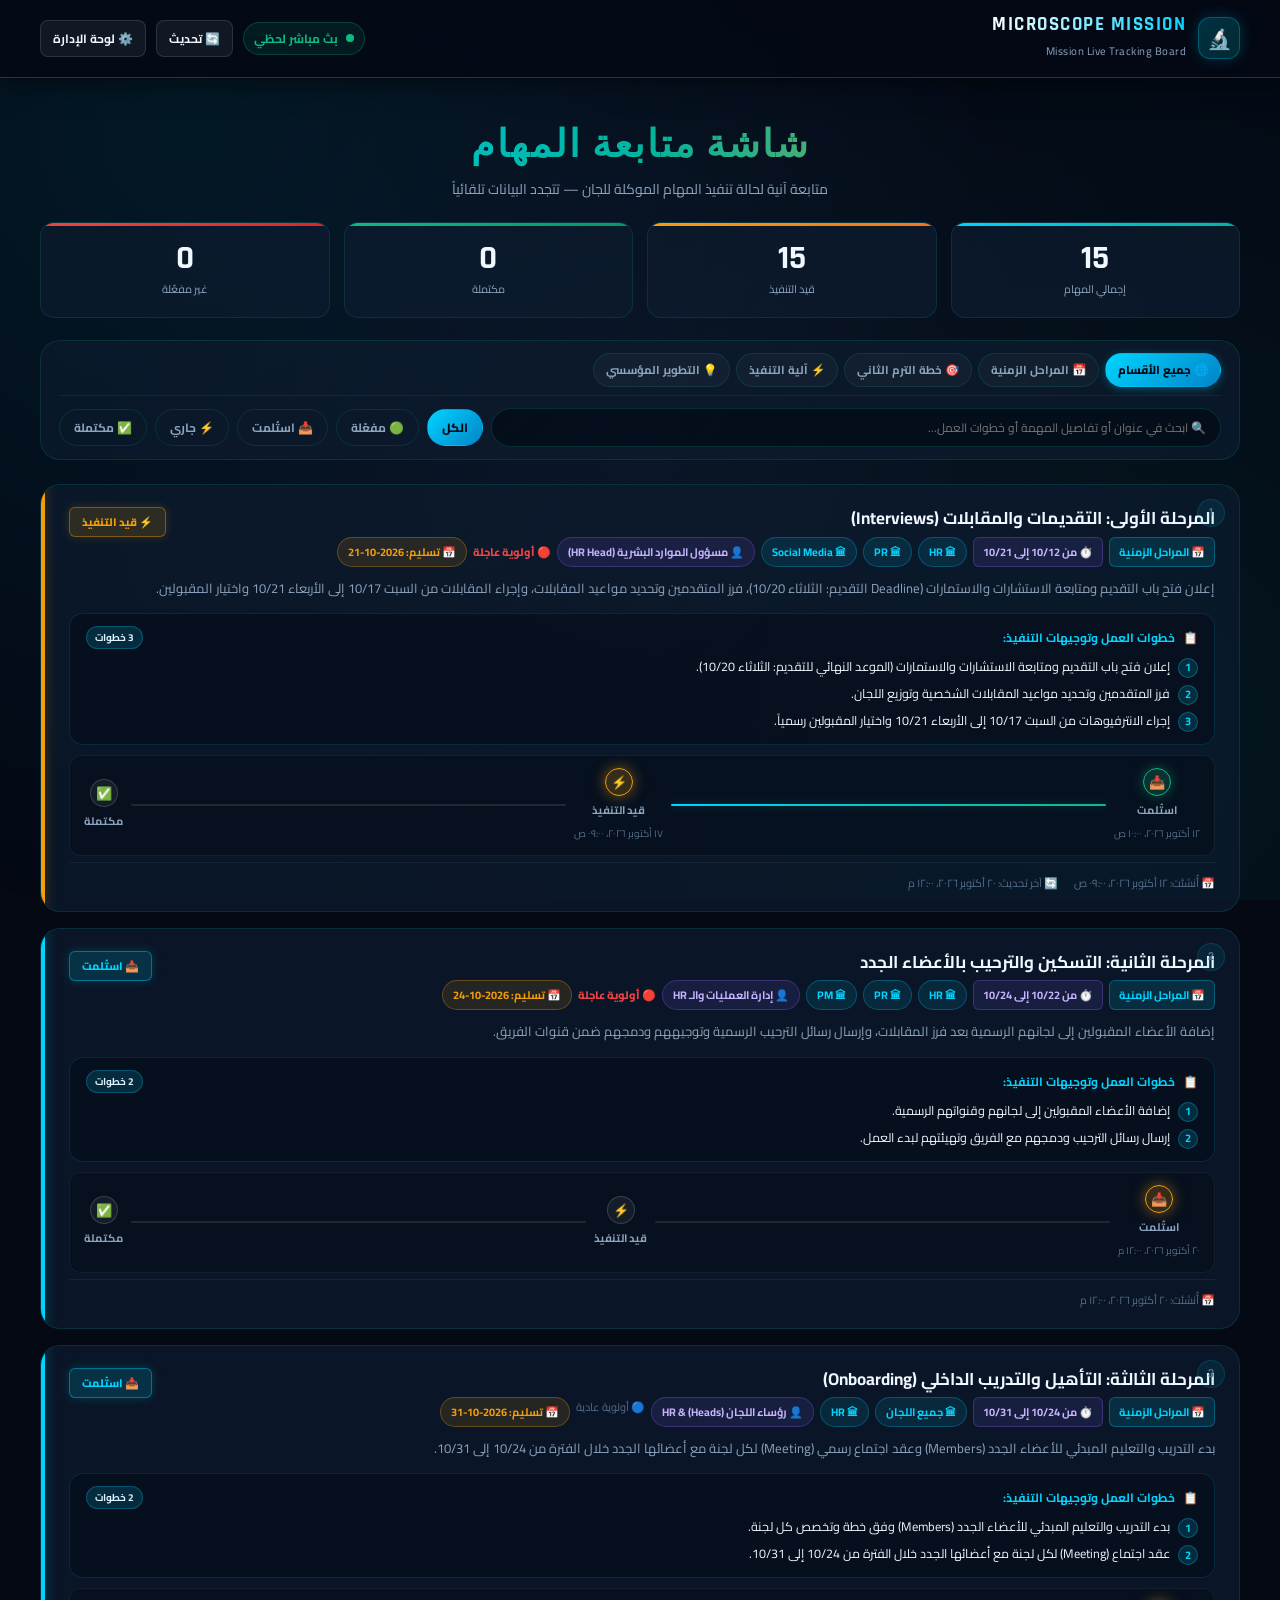
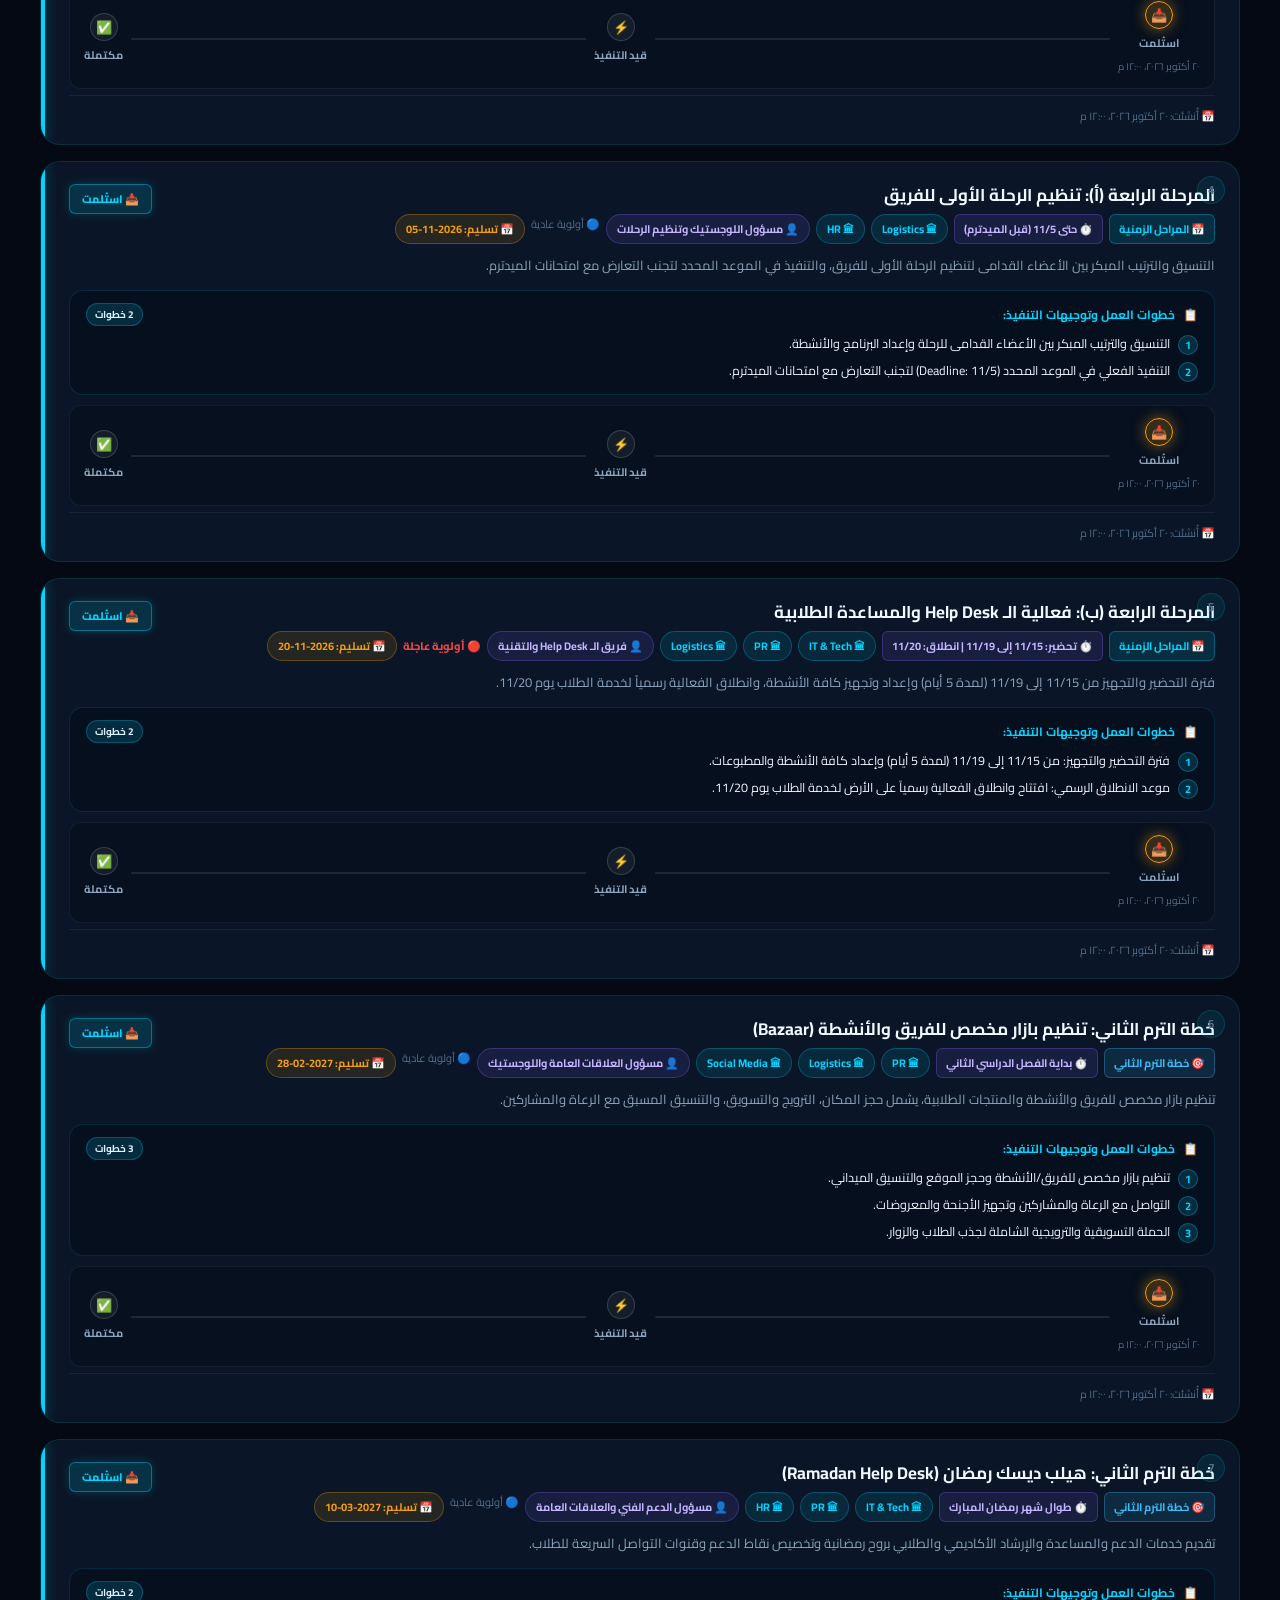
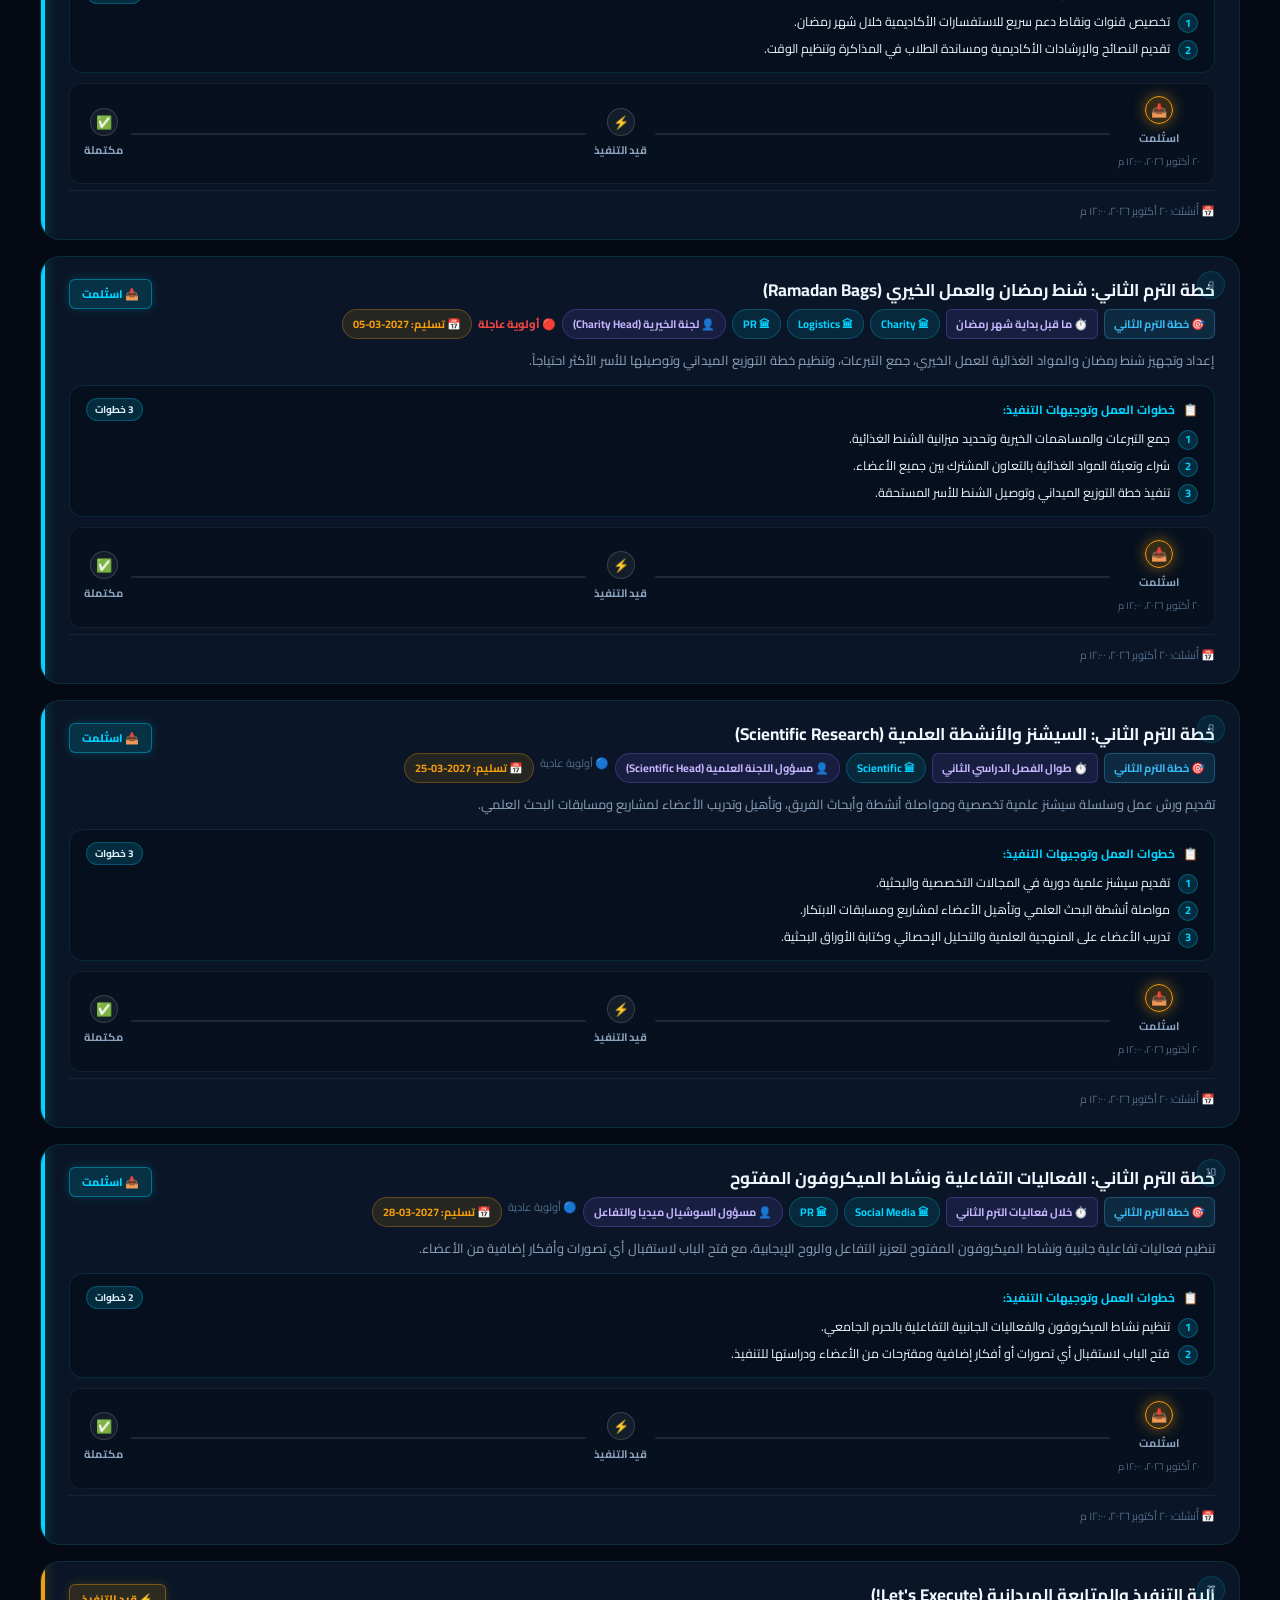
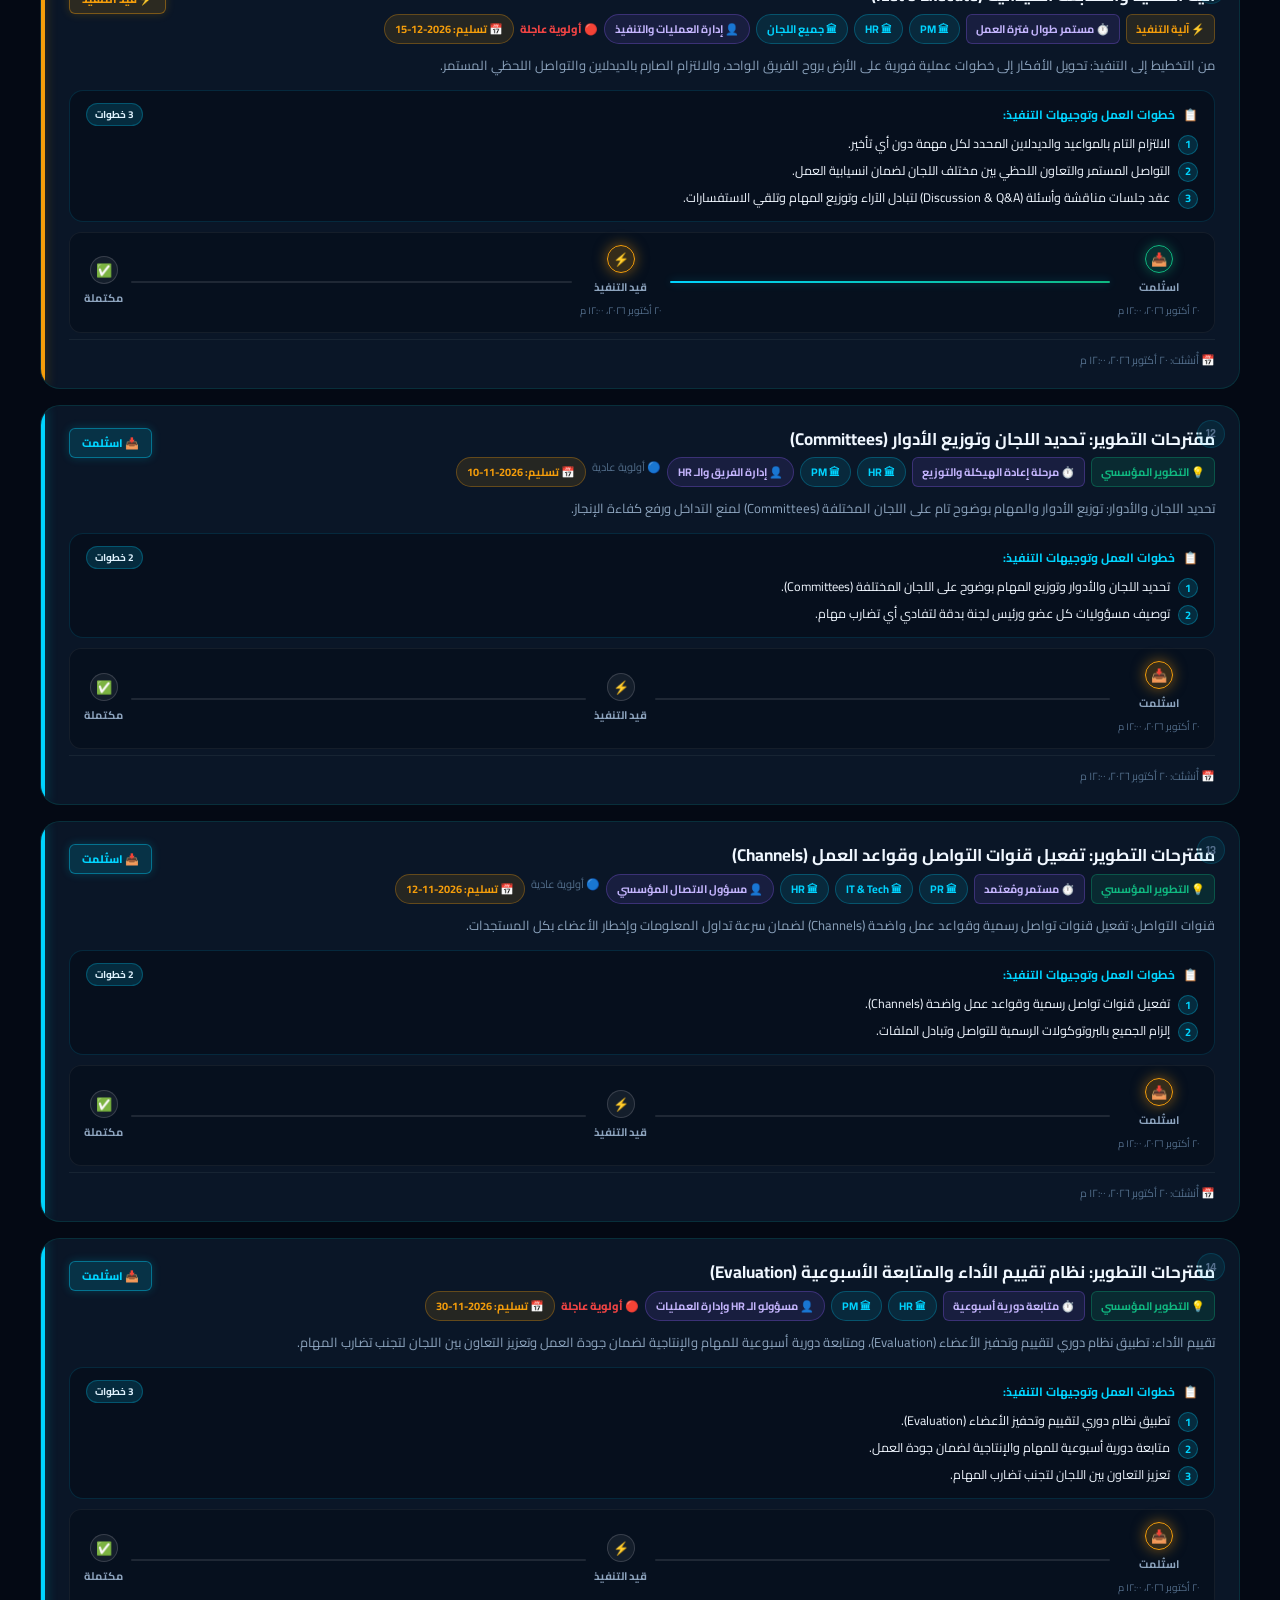
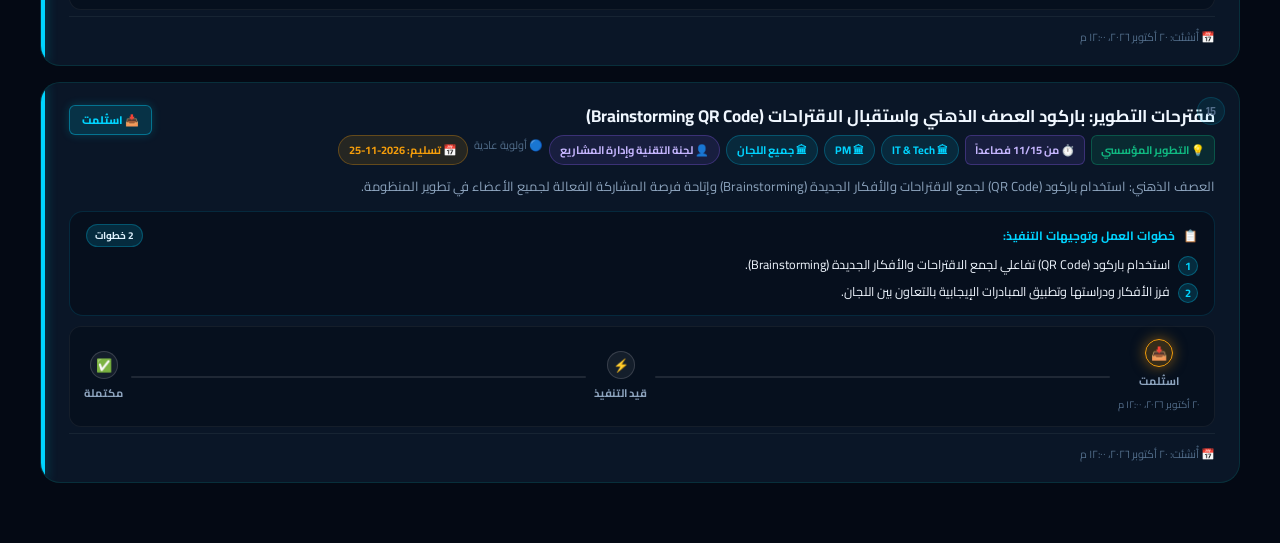
<file: web/mission-view.html>
<!DOCTYPE html>
<html lang="ar" dir="rtl">
<head>
  <meta charset="UTF-8">
  <meta name="viewport" content="width=device-width, initial-scale=1.0">
  <title>MICROSCOPE MISSION — شاشة عرض المهام المباشرة</title>
  <meta name="description" content="صفحة عرض ومتابعة مهام MICROSCOPE MISSION للجان المختلفة">
  <link rel="stylesheet" href="mission.css">
  <style>
    .page-header { padding: 32px 0 20px; text-align: center; }
    .page-header h2 {
      font-family: 'Rajdhani', sans-serif; font-size: 38px; font-weight: 700; letter-spacing: 2px;
      background: linear-gradient(90deg, var(--accent-cyan), var(--accent-teal), var(--accent-amber));
      -webkit-background-clip: text; -webkit-text-fill-color: transparent; background-clip: text; text-transform: uppercase;
    }
    .page-header p { color: var(--text-secondary); font-size: 14px; margin-top: 6px; }

    .priority-high { color: var(--accent-red); font-size: 11px; font-weight: 800; display: inline-flex; align-items: center; gap: 4px; }
    .priority-normal { color: var(--text-muted); font-size: 11px; }

    .no-tasks-active { 
      background: rgba(245,158,11,0.08); border: 1px solid rgba(245,158,11,0.22); 
      border-radius: var(--radius-md); padding: 12px 18px; color: var(--accent-amber); 
      font-size: 13px; display: flex; gap: 8px; align-items: center; margin: 12px 0;
    }
    .live-indicator {
      display: flex; align-items: center; gap: 8px;
      font-size: 12px; color: var(--accent-green); font-weight: 700;
      background: rgba(16,185,129,0.1); border: 1px solid rgba(16,185,129,0.25);
      padding: 4px 10px; border-radius: 20px;
    }
    .live-dot {
      width: 8px; height: 8px; border-radius: 50%;
      background: var(--accent-green);
      animation: pulseDot 1.5s ease-in-out infinite;
    }
    @keyframes pulseDot { 0%,100%{transform:scale(1);opacity:1} 50%{transform:scale(1.4);opacity:0.6} }

    .stats-bar { display: flex; gap: 14px; margin-bottom: 22px; flex-wrap: wrap; }
    .stat-card {
      flex: 1; min-width: 130px; background: var(--bg-card); border: 1px solid var(--border-subtle);
      border-radius: var(--radius-md); padding: 18px 16px; text-align: center;
      position: relative; overflow: hidden; transition: all 0.3s ease;
    }
    .stat-card::before {
      content: ''; position: absolute; top: 0; left: 0; right: 0;
      height: 3px; border-radius: var(--radius-md) var(--radius-md) 0 0;
    }
    .stat-card.cyan::before  { background: linear-gradient(90deg, var(--accent-cyan), var(--accent-teal)); }
    .stat-card.amber::before { background: linear-gradient(90deg, var(--accent-amber), #f97316); }
    .stat-card.green::before { background: linear-gradient(90deg, var(--accent-green), #059669); }
    .stat-card.red::before   { background: linear-gradient(90deg, var(--accent-red), #dc2626); }
    .stat-card:hover { transform: translateY(-3px); box-shadow: 0 8px 24px rgba(0,0,0,0.3); }
    .stat-number { font-family: 'Rajdhani', sans-serif; font-size: 34px; font-weight: 700; color: var(--text-primary); line-height: 1; }
    .stat-label  { font-size: 11px; color: var(--text-secondary); margin-top: 4px; }

    .filter-bar {
      display: flex; gap: 8px; flex-wrap: wrap; margin-bottom: 24px; align-items: center;
      background: var(--bg-card); border: 1px solid var(--border-subtle); border-radius: var(--radius-lg); padding: 12px 18px;
    }
    .filter-btn {
      padding: 6px 14px; border-radius: 20px; font-size: 12px; font-weight: 700;
      cursor: pointer; border: 1px solid var(--border-subtle); background: transparent;
      color: var(--text-secondary); font-family: 'Cairo', sans-serif; transition: all 0.25s ease;
    }
    .filter-btn:hover { color: #fff; border-color: rgba(0,212,255,0.4); }
    .filter-btn.active {
      background: linear-gradient(135deg, var(--accent-cyan), #0284c7);
      color: #040914; border-color: transparent; font-weight: 800;
    }

    .tasks-grid { display: flex; flex-direction: column; gap: 16px; padding-bottom: 60px; }
    .task-card {
      background: var(--bg-card); border: 1px solid var(--border-subtle); border-radius: var(--radius-lg);
      padding: 22px 24px 18px 28px; transition: all 0.3s ease; position: relative; overflow: hidden;
    }
    .task-card::before {
      content: ''; position: absolute; left: 0; top: 0; bottom: 0;
      width: 4px; border-radius: var(--radius-lg) 0 0 var(--radius-lg);
    }
    .task-card.status-inactive::before { background: var(--text-muted); }
    .task-card.status-received::before { background: var(--accent-cyan);  box-shadow: 0 0 12px rgba(0,212,255,0.4); }
    .task-card.status-progress::before { background: var(--accent-amber); box-shadow: 0 0 12px rgba(245,158,11,0.4); }
    .task-card.status-done::before     { background: var(--accent-green); box-shadow: 0 0 12px rgba(16,185,129,0.4); }
    .task-card:hover { border-color: rgba(0,212,255,0.25); box-shadow: 0 8px 28px rgba(0,0,0,0.35); transform: translateY(-2px); }

    .task-header { display: flex; align-items: flex-start; justify-content: space-between; gap: 14px; margin-bottom: 10px; flex-wrap: wrap; }
    .task-title { font-size: 17px; font-weight: 700; color: var(--text-primary); line-height: 1.4; }
    .task-badges { display: flex; flex-wrap: wrap; gap: 6px; margin-top: 6px; }
    .task-body { color: var(--text-secondary); font-size: 13px; line-height: 1.7; margin: 10px 0 14px; }
    .task-footer {
      display: flex; gap: 16px; flex-wrap: wrap; font-size: 11px; color: var(--text-muted);
      border-top: 1px solid rgba(255,255,255,0.06); padding-top: 10px;
    }
    .task-number {
      position: absolute; top: 14px; right: 14px; width: 28px; height: 28px;
      background: rgba(0,212,255,0.08); border: 1px solid rgba(0,212,255,0.14);
      border-radius: 50%; display: flex; align-items: center; justify-content: center;
      font-family: 'Rajdhani', sans-serif; font-size: 12px; font-weight: 700; color: var(--text-muted);
    }

    .empty-state { text-align: center; padding: 64px 24px; color: var(--text-muted); }
    .empty-state .empty-icon { font-size: 56px; margin-bottom: 14px; opacity: 0.35; }
    .empty-state h3 { font-size: 18px; color: var(--text-secondary); margin-bottom: 6px; }
  </style>
</head>
<body>

<!-- NAVBAR -->
<nav class="navbar">
  <div class="container">
    <div class="navbar-inner">
      <div class="brand">
        <div class="brand-icon">🔬</div>
        <div class="brand-text">
          <h1>MICROSCOPE MISSION</h1>
          <span>Mission Live Tracking Board</span>
        </div>
      </div>
      <div class="navbar-actions">
        <div class="live-indicator">
          <div class="live-dot"></div>
          <span>بث مباشر لحظي</span>
        </div>
        <button class="btn btn-ghost btn-sm" onclick="refreshView()">🔄 تحديث</button>
        <button type="button" class="btn btn-ghost btn-sm" onclick="promptAdminAccess()">⚙️ لوحة الإدارة</button>
      </div>
    </div>
  </div>
</nav>

<!-- MAIN -->
<main style="padding-top:12px">
  <div class="container">

    <!-- PAGE HEADER -->
    <div class="page-header">
      <h2>شاشة متابعة المهام</h2>
      <p>متابعة آنية لحالة تنفيذ المهام الموكلة للجان — تتجدد البيانات تلقائياً</p>
    </div>

    <!-- STATS -->
    <div class="stats-bar" id="statsBar">
      <div class="stat-card cyan"><div class="stat-number" id="statTotal">0</div><div class="stat-label">إجمالي المهام</div></div>
      <div class="stat-card amber"><div class="stat-number" id="statActive">0</div><div class="stat-label">قيد التنفيذ</div></div>
      <div class="stat-card green"><div class="stat-number" id="statDone">0</div><div class="stat-label">مكتملة</div></div>
      <div class="stat-card red"><div class="stat-number" id="statInactive">0</div><div class="stat-label">غير مفعّلة</div></div>
    </div>

    <!-- FILTER BAR -->
    <div class="filter-bar">
      <!-- Category Filter Tabs -->
      <div class="category-filter-wrap">
        <button class="cat-btn active" data-cat="all" onclick="setCategory('all', this)">🌐 جميع الأقسام</button>
        <button class="cat-btn" data-cat="timeline" onclick="setCategory('timeline', this)">📅 المراحل الزمنية</button>
        <button class="cat-btn" data-cat="term2" onclick="setCategory('term2', this)">🎯 خطة الترم الثاني</button>
        <button class="cat-btn" data-cat="execution" onclick="setCategory('execution', this)">⚡ آلية التنفيذ</button>
        <button class="cat-btn" data-cat="improvement" onclick="setCategory('improvement', this)">💡 التطوير المؤسسي</button>
      </div>

      <div class="search-input-wrap" style="flex:1;min-width:180px">
        <input type="text" class="form-control" id="searchInput" placeholder="🔍 ابحث في عنوان أو تفاصيل المهمة أو خطوات العمل..." oninput="filterTasks()" style="border-radius:20px;padding:7px 14px;font-size:12px">
      </div>
      <button class="filter-btn active" data-filter="all" onclick="setFilter('all', this)">الكل</button>
      <button class="filter-btn" data-filter="active" onclick="setFilter('active', this)">🟢 مفعّلة</button>
      <button class="filter-btn" data-filter="received" onclick="setFilter('received', this)">📥 استُلمت</button>
      <button class="filter-btn" data-filter="progress" onclick="setFilter('progress', this)">⚡ جاري</button>
      <button class="filter-btn" data-filter="done" onclick="setFilter('done', this)">✅ مكتملة</button>
    </div>

    <!-- TASKS GRID -->
    <div class="tasks-grid" id="tasksGrid"></div>

  </div>
</main>

<div class="toast-container" id="toastContainer"></div>

<script src="mission-data.js"></script>
<script>
  let currentCategory = 'all';
  let currentFilter = 'all';
  let searchQuery = '';

  function setCategory(cat, btn) {
    currentCategory = cat;
    document.querySelectorAll('.cat-btn').forEach(b => b.classList.remove('active'));
    if (btn) btn.classList.add('active');
    renderTasks();
  }

  function setFilter(f, btn) {
    currentFilter = f;
    document.querySelectorAll('.filter-btn').forEach(b => b.classList.remove('active'));
    if (btn) btn.classList.add('active');
    renderTasks();
  }

  function filterTasks() {
    searchQuery = document.getElementById('searchInput').value.toLowerCase().trim();
    renderTasks();
  }

  function refreshView() {
    seedDemo();
    renderTasks();
    showToast('تم تحديث البيانات بنجاح ✅', 'success');
  }

  function computeStats(tasks) {
    document.getElementById('statTotal').textContent = tasks.length;
    document.getElementById('statActive').textContent = tasks.filter(t => t.isActive && t.status !== 'done').length;
    document.getElementById('statDone').textContent = tasks.filter(t => t.status === 'done').length;
    document.getElementById('statInactive').textContent = tasks.filter(t => !t.isActive).length;
  }

  function renderTasks() {
    let allTasks = loadTasks();
    computeStats(allTasks);

    let tasks = [...allTasks];

    // Category Filter
    if (currentCategory !== 'all') {
      tasks = tasks.filter(t => (t.category || 'timeline') === currentCategory);
    }

    // Status Filters
    if (currentFilter === 'active')   tasks = tasks.filter(t => t.isActive);
    if (currentFilter === 'received') tasks = tasks.filter(t => t.status === 'received');
    if (currentFilter === 'progress') tasks = tasks.filter(t => t.status === 'progress');
    if (currentFilter === 'done')     tasks = tasks.filter(t => t.status === 'done');

    // Search Query
    if (searchQuery) {
      tasks = tasks.filter(t =>
        t.title.toLowerCase().includes(searchQuery) ||
        t.description.toLowerCase().includes(searchQuery) ||
        (t.headName || '').toLowerCase().includes(searchQuery) ||
        (t.timeframe || '').toLowerCase().includes(searchQuery) ||
        (t.committees || []).some(c => c.toLowerCase().includes(searchQuery)) ||
        (t.steps || []).some(s => s.toLowerCase().includes(searchQuery))
      );
    }

    const grid = document.getElementById('tasksGrid');

    if (tasks.length === 0) {
      grid.innerHTML = `
        <div class="empty-state">
          <div class="empty-icon">📋</div>
          <h3>لا توجد مهام مطابقة</h3>
          <p>لم يتم العثور على أي مهام تطابق معايير البحث أو القسم المحدد</p>
        </div>`;
      return;
    }

    grid.innerHTML = tasks.map((task, i) => {
      const catBadge = renderCategoryBadge(task.category);
      const tfBadge = task.timeframe ? `<span class="badge-timeframe">⏱️ ${task.timeframe}</span>` : '';
      const committees = (task.committees || []).map(c => `<span class="badge badge-committee">🏛 ${c}</span>`).join('');
      const priorityHtml = task.priority === 'high'
        ? `<span class="priority-high">🔴 أولوية عاجلة</span>`
        : `<span class="priority-normal">🔵 أولوية عادية</span>`;
      const dueHtml = task.dueDate ? `<span class="badge" style="background:rgba(245,158,11,0.12);color:var(--accent-amber);border:1px solid rgba(245,158,11,0.3)">📅 تسليم: ${task.dueDate}</span>` : '';
      const stepsHtml = renderStepsList(task.steps);

      return `
        <div class="task-card status-${task.status}" id="card-${task.id}">
          <div class="task-number">${i + 1}</div>
          <div class="task-header">
            <div>
              <div class="task-title">${task.title}</div>
              <div class="task-badges">
                ${catBadge}
                ${tfBadge}
                ${committees}
                ${task.headName ? `<span class="badge badge-head">👤 ${task.headName}</span>` : ''}
                ${priorityHtml}
                ${dueHtml}
              </div>
            </div>
            <div>${renderBadgeStatus(task.status)}</div>
          </div>

          <div class="task-body">${task.description}</div>

          ${stepsHtml}

          ${task.isActive ? `
          <div class="task-timeline" style="margin:10px 0 6px">
            ${renderTimeline(task)}
          </div>` : `
          <div class="no-tasks-active">
            ⏸️ هذه المهمة مسودة أو لم يتم تفعيلها بعد من الإدارة
          </div>`}

          <div class="task-footer">
            <div>📅 أُنشئت: ${formatDate(task.createdAt)}</div>
            ${task.updatedAt !== task.createdAt ? `<div>🔄 آخر تحديث: ${formatDate(task.updatedAt)}</div>` : ''}
          </div>
        </div>`;
    }).join('');
  }

  // ── Admin Security Gate ──
  const ADMIN_PIN = '231113';

  function promptAdminAccess() {
    if (sessionStorage.getItem('mission_admin_auth') === ADMIN_PIN) {
      window.location.href = 'mission-admin.html';
      return;
    }
    const modal = document.getElementById('adminAuthModal');
    const input = document.getElementById('adminPassInput');
    const err = document.getElementById('adminPassError');
    if (err) { err.style.display = 'none'; err.textContent = ''; }
    if (input) { input.value = ''; }
    if (modal) modal.classList.add('open');
    setTimeout(() => { if (input) input.focus(); }, 150);
  }

  function closeAdminAuthModal() {
    const modal = document.getElementById('adminAuthModal');
    if (modal) modal.classList.remove('open');
  }

  function verifyAdminPass() {
    const input = document.getElementById('adminPassInput');
    const err = document.getElementById('adminPassError');
    const val = input ? input.value.trim() : '';

    if (val === ADMIN_PIN) {
      sessionStorage.setItem('mission_admin_auth', ADMIN_PIN);
      if (err) {
        err.style.display = 'block';
        err.style.color = 'var(--accent-green)';
        err.textContent = 'تم التحقق بنجاح ✅ جاري التوجيه...';
      }
      setTimeout(() => {
        window.location.href = 'mission-admin.html';
      }, 350);
    } else {
      if (input) {
        input.classList.add('shake');
        setTimeout(() => input.classList.remove('shake'), 450);
        input.select();
      }
      if (err) {
        err.style.display = 'block';
        err.style.color = 'var(--accent-red)';
        err.textContent = 'رمز المرور غير صحيح! يرجى التأكد وإعادة المحاولة ❌';
      }
    }
  }

  // Close modal on outside click
  document.addEventListener('click', e => {
    if (e.target.classList.contains('modal-overlay')) {
      e.target.classList.remove('open');
    }
  });

  // Auto-refresh every 25 seconds
  seedDemo();
  renderTasks();
  setInterval(renderTasks, 25000);
</script>

<!-- ADMIN AUTH MODAL -->
<div class="modal-overlay" id="adminAuthModal">
  <div class="modal-box" style="max-width:420px;text-align:center;">
    <div style="width:58px;height:58px;border-radius:50%;background:rgba(0,212,255,0.1);border:1px solid rgba(0,212,255,0.3);display:flex;align-items:center;justify-content:center;font-size:26px;margin:0 auto 14px;">
      🔐
    </div>
    <div class="modal-header" style="justify-content:center;border-bottom:none;margin-bottom:6px;padding-bottom:0;">
      <div class="modal-title" style="font-size:20px;">التحقق من صلاحية الإدارة</div>
    </div>
    <p style="color:var(--text-secondary);font-size:13px;line-height:1.6;margin-bottom:18px;">
      لوحة إدارة وتحرير المهام مخصصة للمشرفين فقط.<br>يرجى إدخال رمز المرور للمتابعة:
    </p>
    <div class="form-group" style="margin-bottom:12px;">
      <input type="password" class="form-control" id="adminPassInput" placeholder="أدخل رمز المرور..." style="text-align:center;font-size:18px;letter-spacing:6px;height:44px;" autocomplete="off" onkeydown="if(event.key==='Enter') verifyAdminPass()">
      <div id="adminPassError" style="color:var(--accent-red);font-size:12px;margin-top:8px;display:none;font-weight:700;"></div>
    </div>
    <div style="display:flex;gap:10px;justify-content:center;margin-top:18px;">
      <button type="button" class="btn btn-ghost btn-sm" onclick="closeAdminAuthModal()">إلغاء</button>
      <button type="button" class="btn btn-primary btn-sm" onclick="verifyAdminPass()">🔓 دخول لوحة الإدارة</button>
    </div>
  </div>
</div>
</body>
</html>
</file>
<file: web/mission.css>
@import url('https://fonts.googleapis.com/css2?family=Cairo:wght@300;400;500;600;700;800;900&family=Rajdhani:wght@500;600;700&display=swap');

:root {
  --bg-primary: #040914;
  --bg-secondary: #091322;
  --bg-card: rgba(13, 27, 46, 0.75);
  --bg-card-hover: rgba(18, 38, 64, 0.85);
  --accent-cyan: #00d4ff;
  --accent-teal: #00b4a0;
  --accent-amber: #f59e0b;
  --accent-red: #ef4444;
  --accent-green: #10b981;
  --accent-purple: #8b5cf6;
  --text-primary: #f0f7ff;
  --text-secondary: #8da4be;
  --text-muted: #536e8b;
  --border-glow: rgba(0, 212, 255, 0.28);
  --border-subtle: rgba(0, 180, 160, 0.16);
  --shadow-card: 0 10px 30px rgba(0, 0, 0, 0.45);
  --radius-sm: 8px;
  --radius-md: 14px;
  --radius-lg: 20px;
  --radius-xl: 28px;
}

* { margin: 0; padding: 0; box-sizing: border-box; }
html { scroll-behavior: smooth; font-size: 14px; }

body {
  font-family: 'Cairo', sans-serif;
  background: var(--bg-primary);
  color: var(--text-primary);
  min-height: 100vh;
  direction: rtl;
  overflow-x: hidden;
  position: relative;
}

body::before {
  content: '';
  position: fixed;
  inset: 0;
  background:
    radial-gradient(circle at 15% 15%, rgba(0, 212, 255, 0.08) 0%, transparent 60%),
    radial-gradient(circle at 85% 80%, rgba(0, 180, 160, 0.08) 0%, transparent 60%),
    radial-gradient(circle at 50% 50%, rgba(139, 92, 246, 0.05) 0%, transparent 70%);
  pointer-events: none;
  z-index: -1;
}

::-webkit-scrollbar { width: 6px; height: 6px; }
::-webkit-scrollbar-track { background: var(--bg-primary); }
::-webkit-scrollbar-thumb { background: rgba(0, 212, 255, 0.3); border-radius: 4px; }
::-webkit-scrollbar-thumb:hover { background: var(--accent-cyan); }

.container { max-width: 1240px; margin: 0 auto; padding: 0 20px; position: relative; z-index: 1; }

/* ── NAVBAR ── */
.navbar {
  background: rgba(4, 9, 20, 0.85);
  backdrop-filter: blur(20px);
  -webkit-backdrop-filter: blur(20px);
  border-bottom: 1px solid var(--border-glow);
  padding: 14px 0;
  position: sticky;
  top: 0;
  z-index: 100;
  box-shadow: 0 4px 24px rgba(0,0,0,0.5);
}
.navbar-inner { display: flex; align-items: center; justify-content: space-between; gap: 16px; flex-wrap: wrap; }
.brand { display: flex; align-items: center; gap: 12px; }
.brand-icon {
  width: 42px; height: 42px; border-radius: 12px;
  background: linear-gradient(135deg, rgba(0,212,255,0.2), rgba(0,180,160,0.2));
  border: 1px solid var(--border-glow);
  display: flex; align-items: center; justify-content: center;
  font-size: 20px; box-shadow: 0 0 15px rgba(0,212,255,0.2);
}
.brand-text h1 {
  font-family: 'Rajdhani', sans-serif; font-size: 19px; font-weight: 700;
  letter-spacing: 1.5px; line-height: 1.2;
  background: linear-gradient(90deg, #ffffff, var(--accent-cyan));
  -webkit-background-clip: text; -webkit-text-fill-color: transparent;
}
.brand-text span { font-size: 11px; color: var(--text-secondary); letter-spacing: 0.5px; }
.navbar-actions { display: flex; align-items: center; gap: 10px; flex-wrap: wrap; }

/* ── BUTTONS ── */
.btn {
  display: inline-flex; align-items: center; gap: 8px;
  padding: 8px 16px; border-radius: 10px; font-size: 13px; font-weight: 700;
  cursor: pointer; border: 1px solid transparent; font-family: 'Cairo', sans-serif;
  transition: all 0.25s cubic-bezier(0.16,1,0.3,1); text-decoration: none;
}
.btn:active { transform: scale(0.97); }
.btn-primary {
  background: linear-gradient(135deg, var(--accent-cyan), #0284c7);
  color: #040914; box-shadow: 0 4px 16px rgba(0,212,255,0.35); font-weight: 800;
}
.btn-primary:hover {
  background: linear-gradient(135deg, #38bdf8, #0ea5e9);
  box-shadow: 0 6px 22px rgba(0,212,255,0.5); transform: translateY(-2px);
}
.btn-ghost {
  background: rgba(255,255,255,0.06); color: var(--text-primary);
  border: 1px solid rgba(255,255,255,0.12);
}
.btn-ghost:hover { background: rgba(0,212,255,0.12); border-color: var(--accent-cyan); color: #fff; transform: translateY(-2px); }
.btn-danger {
  background: rgba(239,68,68,0.12); color: #fca5a5; border: 1px solid rgba(239,68,68,0.25);
}
.btn-danger:hover { background: var(--accent-red); color: #fff; transform: translateY(-2px); box-shadow: 0 4px 16px rgba(239,68,68,0.4); }
.btn-green {
  background: rgba(16,185,129,0.15); color: #6ee7b7; border: 1px solid rgba(16,185,129,0.3);
}
.btn-green:hover { background: var(--accent-green); color: #040914; transform: translateY(-2px); }
.btn-amber {
  background: rgba(245,158,11,0.15); color: #fde68a; border: 1px solid rgba(245,158,11,0.3);
}
.btn-amber:hover { background: var(--accent-amber); color: #040914; transform: translateY(-2px); }
.btn-sm { padding: 6px 12px; font-size: 12px; border-radius: 8px; }

/* ── BADGES ── */
.badge {
  display: inline-flex; align-items: center; gap: 5px;
  padding: 4px 10px; border-radius: 50px; font-size: 11px; font-weight: 700;
  border: 1px solid transparent;
}
.badge-committee {
  background: rgba(0, 212, 255, 0.1); border-color: rgba(0, 212, 255, 0.25); color: var(--accent-cyan);
}
.badge-head {
  background: rgba(139, 92, 246, 0.12); border-color: rgba(139, 92, 246, 0.3); color: #c4b5fd;
}
.badge-status { padding: 4px 12px; border-radius: 6px; font-weight: 800; font-size: 11px; }
.badge-status-inactive { background: rgba(148, 163, 184, 0.12); color: var(--text-muted); border-color: rgba(148, 163, 184, 0.25); }
.badge-status-received { background: rgba(0, 212, 255, 0.15); color: var(--accent-cyan); border-color: rgba(0, 212, 255, 0.4); box-shadow: 0 0 10px rgba(0,212,255,0.2); }
.badge-status-progress { background: rgba(245, 158, 11, 0.15); color: var(--accent-amber); border-color: rgba(245, 158, 11, 0.4); box-shadow: 0 0 10px rgba(245,158,11,0.2); }
.badge-status-done { background: rgba(16, 185, 129, 0.15); color: var(--accent-green); border-color: rgba(16, 185, 129, 0.4); box-shadow: 0 0 10px rgba(16,185,129,0.2); }

/* ── TIMELINE STEPPER ── */
.timeline-stepper {
  display: flex; align-items: center; gap: 8px; width: 100%;
  background: rgba(4, 10, 22, 0.5); padding: 12px 14px; border-radius: 12px;
  border: 1px solid rgba(255,255,255,0.06);
}
.timeline-step { display: flex; flex-direction: column; align-items: center; gap: 4px; text-align: center; }
.step-dot {
  width: 28px; height: 28px; border-radius: 50%;
  background: rgba(255,255,255,0.06); border: 1px solid rgba(255,255,255,0.15);
  display: flex; align-items: center; justify-content: center; font-size: 13px;
  transition: all 0.3s;
}
.timeline-step.completed .step-dot {
  background: rgba(16, 185, 129, 0.2); border-color: var(--accent-green);
  box-shadow: 0 0 12px rgba(16, 185, 129, 0.4);
}
.timeline-step.current .step-dot {
  background: rgba(245, 158, 11, 0.2); border-color: var(--accent-amber);
  box-shadow: 0 0 14px rgba(245, 158, 11, 0.5); animation: pulseGlow 1.8s infinite;
}
@keyframes pulseGlow { 0%,100% { transform: scale(1); } 50% { transform: scale(1.1); } }
.step-label { font-size: 11px; font-weight: 700; color: var(--text-secondary); white-space: nowrap; }
.step-time { font-size: 10px; color: var(--text-muted); }
.step-line {
  flex: 1; height: 2px; background: rgba(255,255,255,0.1); border-radius: 2px;
  transition: background 0.3s; min-width: 24px;
}
.step-line.active { background: linear-gradient(90deg, var(--accent-cyan), var(--accent-green)); box-shadow: 0 0 8px rgba(0,212,255,0.3); }

/* ── TOGGLE SWITCH ── */
.toggle-wrap { display: inline-flex; align-items: center; gap: 10px; cursor: pointer; user-select: none; }
.toggle-label { font-size: 12px; font-weight: 700; color: var(--text-secondary); }
.toggle-switch { position: relative; width: 44px; height: 24px; }
.toggle-switch input { opacity: 0; width: 0; height: 0; }
.toggle-track {
  position: absolute; inset: 0; background: rgba(255,255,255,0.12);
  border-radius: 24px; transition: all 0.3s ease; border: 1px solid rgba(255,255,255,0.1);
}
.toggle-track::after {
  content: ''; position: absolute; width: 18px; height: 18px; left: 3px; top: 2px;
  background: #fff; border-radius: 50%; transition: all 0.3s ease; box-shadow: 0 2px 6px rgba(0,0,0,0.4);
}
.toggle-switch input:checked + .toggle-track {
  background: linear-gradient(90deg, var(--accent-cyan), var(--accent-teal)); border-color: var(--accent-cyan);
}
.toggle-switch input:checked + .toggle-track::after { transform: translateX(20px); }

/* ── FORMS ── */
.form-control {
  background: rgba(4, 10, 22, 0.7); border: 1px solid rgba(0,180,160,0.2);
  border-radius: 10px; padding: 10px 14px; color: var(--text-primary);
  font-family: 'Cairo', sans-serif; font-size: 13px; outline: none; width: 100%;
  transition: all 0.25s ease;
}
.form-control:focus {
  border-color: var(--accent-cyan); box-shadow: 0 0 0 3px rgba(0,212,255,0.15);
  background: rgba(4, 10, 22, 0.95);
}
.form-group { display: flex; flex-direction: column; gap: 6px; margin-bottom: 14px; }
.form-group label { font-size: 12px; font-weight: 700; color: var(--text-secondary); }
.form-group label .required { color: var(--accent-red); margin-right: 3px; }
.form-row { display: grid; grid-template-columns: 1fr 1fr; gap: 14px; }
.form-row.single { grid-template-columns: 1fr; }

/* ── TAGS INPUT ── */
.tags-input-wrapper {
  background: rgba(4, 10, 22, 0.7); border: 1px solid rgba(0,180,160,0.2);
  border-radius: 10px; padding: 6px 10px; display: flex; flex-wrap: wrap; gap: 6px;
  align-items: center; min-height: 42px; cursor: text;
}
.tag-item {
  background: rgba(0,212,255,0.12); border: 1px solid rgba(0,212,255,0.3);
  color: var(--accent-cyan); font-size: 11px; font-weight: 700; border-radius: 6px;
  padding: 3px 8px; display: inline-flex; align-items: center; gap: 5px;
}
.tag-remove {
  background: none; border: none; color: inherit; cursor: pointer;
  font-size: 12px; line-height: 1; opacity: 0.75;
}
.tag-remove:hover { opacity: 1; }
.tags-input {
  background: none; border: none; outline: none; color: #fff;
  font-family: 'Cairo', sans-serif; font-size: 13px; flex: 1; min-width: 120px;
}
.committee-quick-chips {
  display: flex;
  flex-wrap: wrap;
  gap: 6px;
  margin-top: 6px;
}
.committee-chip-btn {
  background: rgba(255, 255, 255, 0.04);
  border: 1px solid rgba(255, 255, 255, 0.12);
  color: var(--text-secondary);
  border-radius: 16px;
  padding: 4px 11px;
  font-size: 11px;
  font-family: 'Cairo', sans-serif;
  cursor: pointer;
  transition: all 0.2s ease;
  user-select: none;
  display: inline-flex;
  align-items: center;
  gap: 4px;
}
.committee-chip-btn:hover {
  background: rgba(0, 212, 255, 0.12);
  border-color: rgba(0, 212, 255, 0.4);
  color: #fff;
  transform: translateY(-1px);
}
.committee-chip-btn.active {
  background: rgba(0, 212, 255, 0.22);
  border-color: var(--accent-cyan);
  color: var(--accent-cyan);
  font-weight: 700;
  box-shadow: 0 0 10px rgba(0, 212, 255, 0.2);
}

/* ── TOAST CONTAINER ── */
.toast-container {
  position: fixed; bottom: 24px; left: 24px; z-index: 99999;
  display: flex; flex-direction: column; gap: 8px;
}
.toast {
  background: rgba(9, 20, 36, 0.95); border: 1px solid rgba(255,255,255,0.12);
  backdrop-filter: blur(14px); -webkit-backdrop-filter: blur(14px);
  padding: 12px 18px; border-radius: 12px; display: flex; align-items: center; gap: 10px;
  box-shadow: 0 10px 30px rgba(0,0,0,0.6); min-width: 260px;
  animation: toastIn 0.3s cubic-bezier(0.16,1,0.3,1);
}
@keyframes toastIn { from { transform: translateX(-40px); opacity: 0; } to { transform: translateX(0); opacity: 1; } }
.toast.success { border-right: 4px solid var(--accent-green); }
.toast.error   { border-right: 4px solid var(--accent-red); }
.toast.info    { border-right: 4px solid var(--accent-cyan); }
.toast.warning { border-right: 4px solid var(--accent-amber); }
.toast-icon { font-size: 16px; }
.toast-msg  { font-size: 12px; font-weight: 700; color: #fff; }

/* ── RESPONSIVE ── */
@media (max-width: 768px) {
  .form-row { grid-template-columns: 1fr; }
  .navbar-inner { flex-direction: column; align-items: stretch; }
  .navbar-actions { justify-content: space-between; }
}

/* ── MODALS & OVERLAYS ── */
.modal-overlay {
  position: fixed; inset: 0; background: rgba(0,0,0,0.78); backdrop-filter: blur(10px);
  z-index: 1000; display: flex; align-items: center; justify-content: center;
  opacity: 0; pointer-events: none; transition: opacity 0.3s ease;
}
.modal-overlay.open { opacity: 1; pointer-events: all; }
.modal-box {
  background: #091322; border: 1px solid rgba(0,212,255,0.25);
  border-radius: var(--radius-xl); padding: 28px; width: 92%; max-width: 680px; max-height: 90vh; overflow-y: auto;
  transform: scale(0.93) translateY(16px); transition: transform 0.3s ease;
  box-shadow: 0 24px 64px rgba(0,0,0,0.7), 0 0 60px rgba(0,212,255,0.1);
}
.modal-overlay.open .modal-box { transform: scale(1) translateY(0); }
.modal-header {
  display: flex; justify-content: space-between; align-items: center;
  margin-bottom: 20px; padding-bottom: 14px; border-bottom: 1px solid rgba(0,212,255,0.14);
}
.modal-title { font-family: 'Rajdhani', sans-serif; font-size: 21px; font-weight: 700; color: var(--text-primary); letter-spacing: 1px; }
.modal-close {
  background: rgba(255,255,255,0.06); border: 1px solid rgba(255,255,255,0.08);
  color: var(--text-secondary); cursor: pointer; width: 34px; height: 34px;
  border-radius: 50%; display: flex; align-items: center; justify-content: center; font-size: 16px; transition: all 0.2s;
}
.modal-close:hover { background: rgba(239,68,68,0.2); color: var(--accent-red); }

@keyframes shakeAnim {
  0%, 100% { transform: translateX(0); }
  20%, 60% { transform: translateX(-8px); }
  40%, 80% { transform: translateX(8px); }
}
.shake {
  animation: shakeAnim 0.4s ease-in-out;
  border-color: var(--accent-red) !important;
  box-shadow: 0 0 14px rgba(239,68,68,0.3) !important;
}

/* ── LIVE INDICATORS & CHIPS ── */
.live-indicator {
  display: inline-flex; align-items: center; gap: 8px;
  font-size: 12px; color: var(--accent-green); font-weight: 700;
  background: rgba(16,185,129,0.12); border: 1px solid rgba(16,185,129,0.25);
  padding: 4px 10px; border-radius: 20px;
}
.live-dot {
  width: 8px; height: 8px; border-radius: 50%;
  background: var(--accent-green);
  animation: pulseDot 1.5s ease-in-out infinite;
}
@keyframes pulseDot {
  0%,100% { transform: scale(1); opacity: 1; }
  50% { transform: scale(1.35); opacity: 0.55; }
}
.priority-high { color: var(--accent-red); font-size: 11px; font-weight: 800; display: inline-flex; align-items: center; gap: 4px; }
.priority-normal { color: var(--text-muted); font-size: 11px; }

/* ── LIVE TASK CARD ── */
.live-card {
  background: var(--bg-card);
  border: 1px solid var(--border-subtle);
  border-radius: var(--radius-lg);
  padding: 22px 24px 20px 28px;
  position: relative;
  overflow: hidden;
  transition: all 0.3s ease;
}
.live-card::before {
  content: '';
  position: absolute;
  left: 0;
  top: 0;
  bottom: 0;
  width: 5px;
  border-radius: var(--radius-lg) 0 0 var(--radius-lg);
}
.live-card.status-received::before { background: var(--accent-cyan); box-shadow: 0 0 14px rgba(0,212,255,0.45); }
.live-card.status-progress::before { background: var(--accent-amber); box-shadow: 0 0 14px rgba(245,158,11,0.45); }
.live-card.status-done::before     { background: var(--accent-green); box-shadow: 0 0 14px rgba(16,185,129,0.45); }
.live-card:hover {
  border-color: rgba(0,212,255,0.3);
  box-shadow: 0 8px 30px rgba(0,0,0,0.4);
  transform: translateY(-2px);
}

/* ── Category Badges ── */
.badge-category { font-weight: 700; border-radius: 6px; padding: 3px 9px; font-size: 11px; display: inline-flex; align-items: center; gap: 5px; }
.badge-category-timeline    { background: rgba(0, 212, 255, 0.12); color: var(--accent-cyan); border: 1px solid rgba(0, 212, 255, 0.3); }
.badge-category-term2       { background: rgba(56, 189, 248, 0.12); color: #38bdf8; border: 1px solid rgba(56, 189, 248, 0.3); }
.badge-category-execution   { background: rgba(245, 158, 11, 0.12); color: var(--accent-amber); border: 1px solid rgba(245, 158, 11, 0.3); }
.badge-category-improvement { background: rgba(16, 185, 129, 0.12); color: var(--accent-green); border: 1px solid rgba(16, 185, 129, 0.3); }

/* ── Timeframe Badge ── */
.badge-timeframe {
  background: rgba(139, 92, 246, 0.12);
  border: 1px solid rgba(139, 92, 246, 0.3);
  color: #c4b5fd;
  font-size: 11px;
  font-weight: 700;
  border-radius: 6px;
  padding: 3px 9px;
  display: inline-flex;
  align-items: center;
  gap: 5px;
}

/* ── Steps Box & List ── */
.task-steps-box {
  margin: 12px 0 10px;
  background: rgba(4, 10, 22, 0.55);
  border: 1px solid rgba(0, 212, 255, 0.14);
  border-radius: var(--radius-md);
  padding: 12px 16px;
  transition: all 0.25s ease;
}
.task-steps-box:hover {
  border-color: rgba(0, 212, 255, 0.28);
  background: rgba(4, 10, 22, 0.7);
}
.task-steps-header {
  display: flex;
  align-items: center;
  gap: 8px;
  font-size: 12px;
  font-weight: 700;
  color: var(--accent-cyan);
  margin-bottom: 8px;
}
.task-steps-count {
  font-size: 10px;
  background: rgba(0, 212, 255, 0.15);
  border: 1px solid rgba(0, 212, 255, 0.25);
  color: #e0f2fe;
  padding: 1px 8px;
  border-radius: 12px;
  margin-right: auto;
}
.task-steps-list {
  list-style: none;
  padding: 0;
  margin: 0;
  display: flex;
  flex-direction: column;
  gap: 6px;
}
.task-step-item {
  display: flex;
  align-items: flex-start;
  gap: 8px;
  font-size: 12.5px;
  color: var(--text-primary);
  line-height: 1.55;
}
.step-num {
  min-width: 20px;
  height: 20px;
  border-radius: 50%;
  background: rgba(0, 212, 255, 0.15);
  border: 1px solid rgba(0, 212, 255, 0.3);
  color: var(--accent-cyan);
  display: inline-flex;
  align-items: center;
  justify-content: center;
  font-size: 11px;
  font-weight: 700;
  margin-top: 1px;
  flex-shrink: 0;
}
.step-text {
  flex: 1;
}

/* ── Category Filter Tabs ── */
.category-filter-wrap {
  display: flex;
  gap: 6px;
  flex-wrap: wrap;
  width: 100%;
  padding-bottom: 8px;
  border-bottom: 1px solid rgba(255, 255, 255, 0.06);
  margin-bottom: 4px;
}
.cat-btn {
  padding: 5px 12px;
  border-radius: 20px;
  font-size: 11.5px;
  font-weight: 700;
  cursor: pointer;
  border: 1px solid var(--border-subtle);
  background: rgba(255, 255, 255, 0.03);
  color: var(--text-secondary);
  font-family: 'Cairo', sans-serif;
  transition: all 0.25s ease;
  display: inline-flex;
  align-items: center;
  gap: 4px;
}
.cat-btn:hover {
  color: #fff;
  border-color: rgba(0, 212, 255, 0.35);
  background: rgba(0, 212, 255, 0.08);
}
.cat-btn.active {
  background: linear-gradient(135deg, var(--accent-cyan), #0284c7);
  color: #040914;
  border-color: transparent;
  font-weight: 800;
  box-shadow: 0 2px 10px rgba(0, 212, 255, 0.3);
}
</file>
